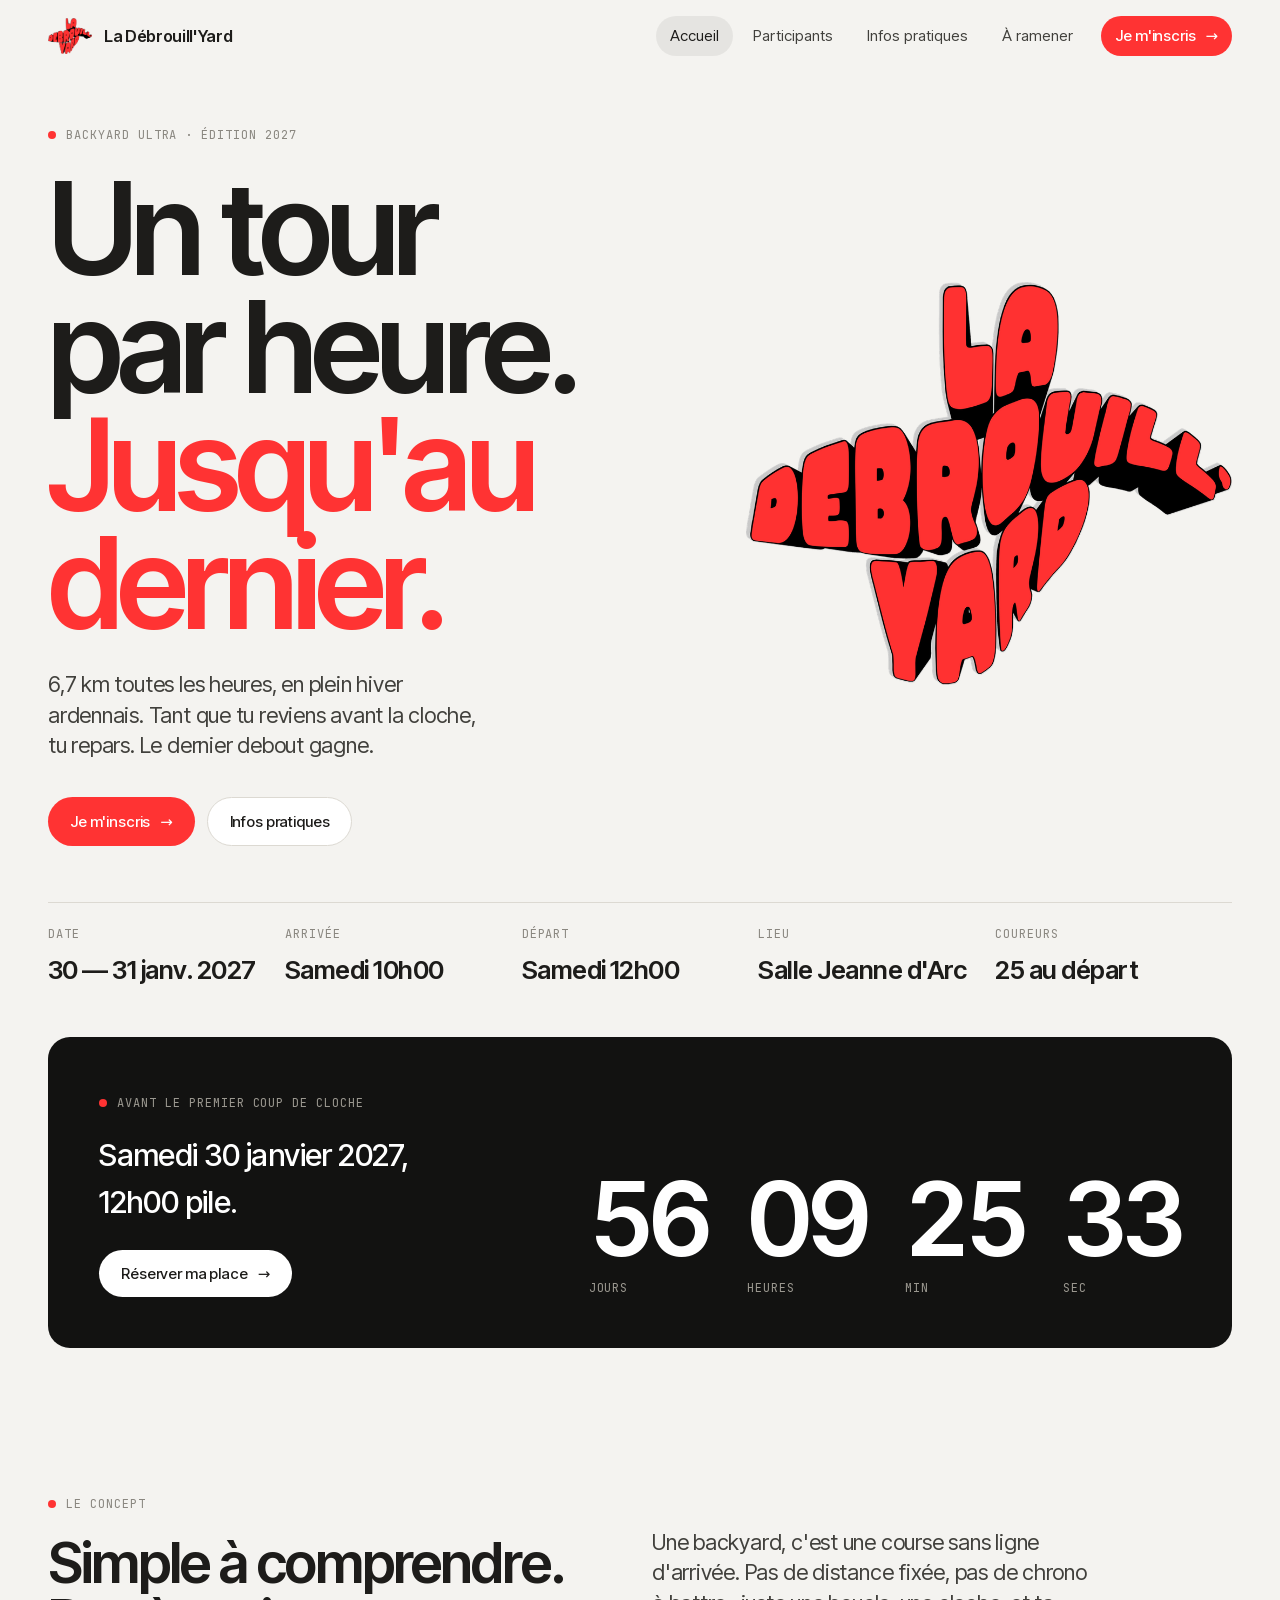
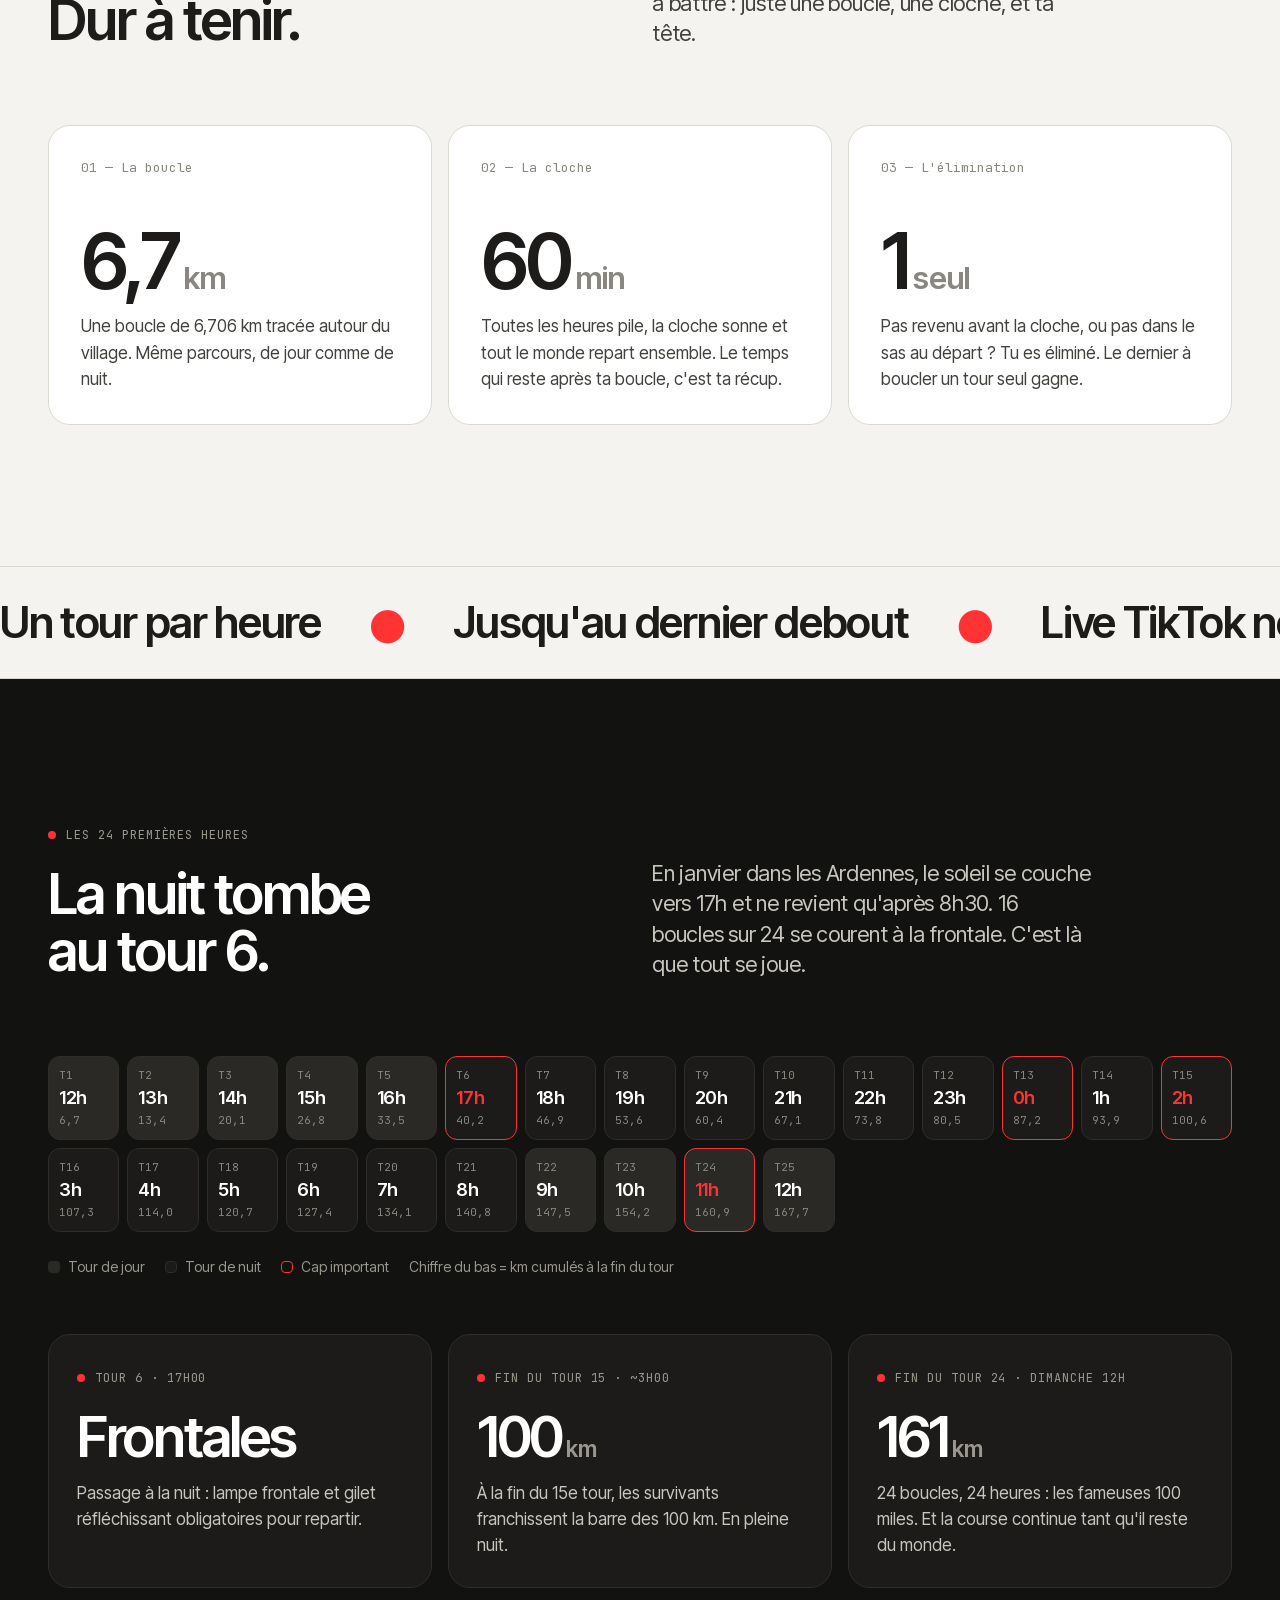
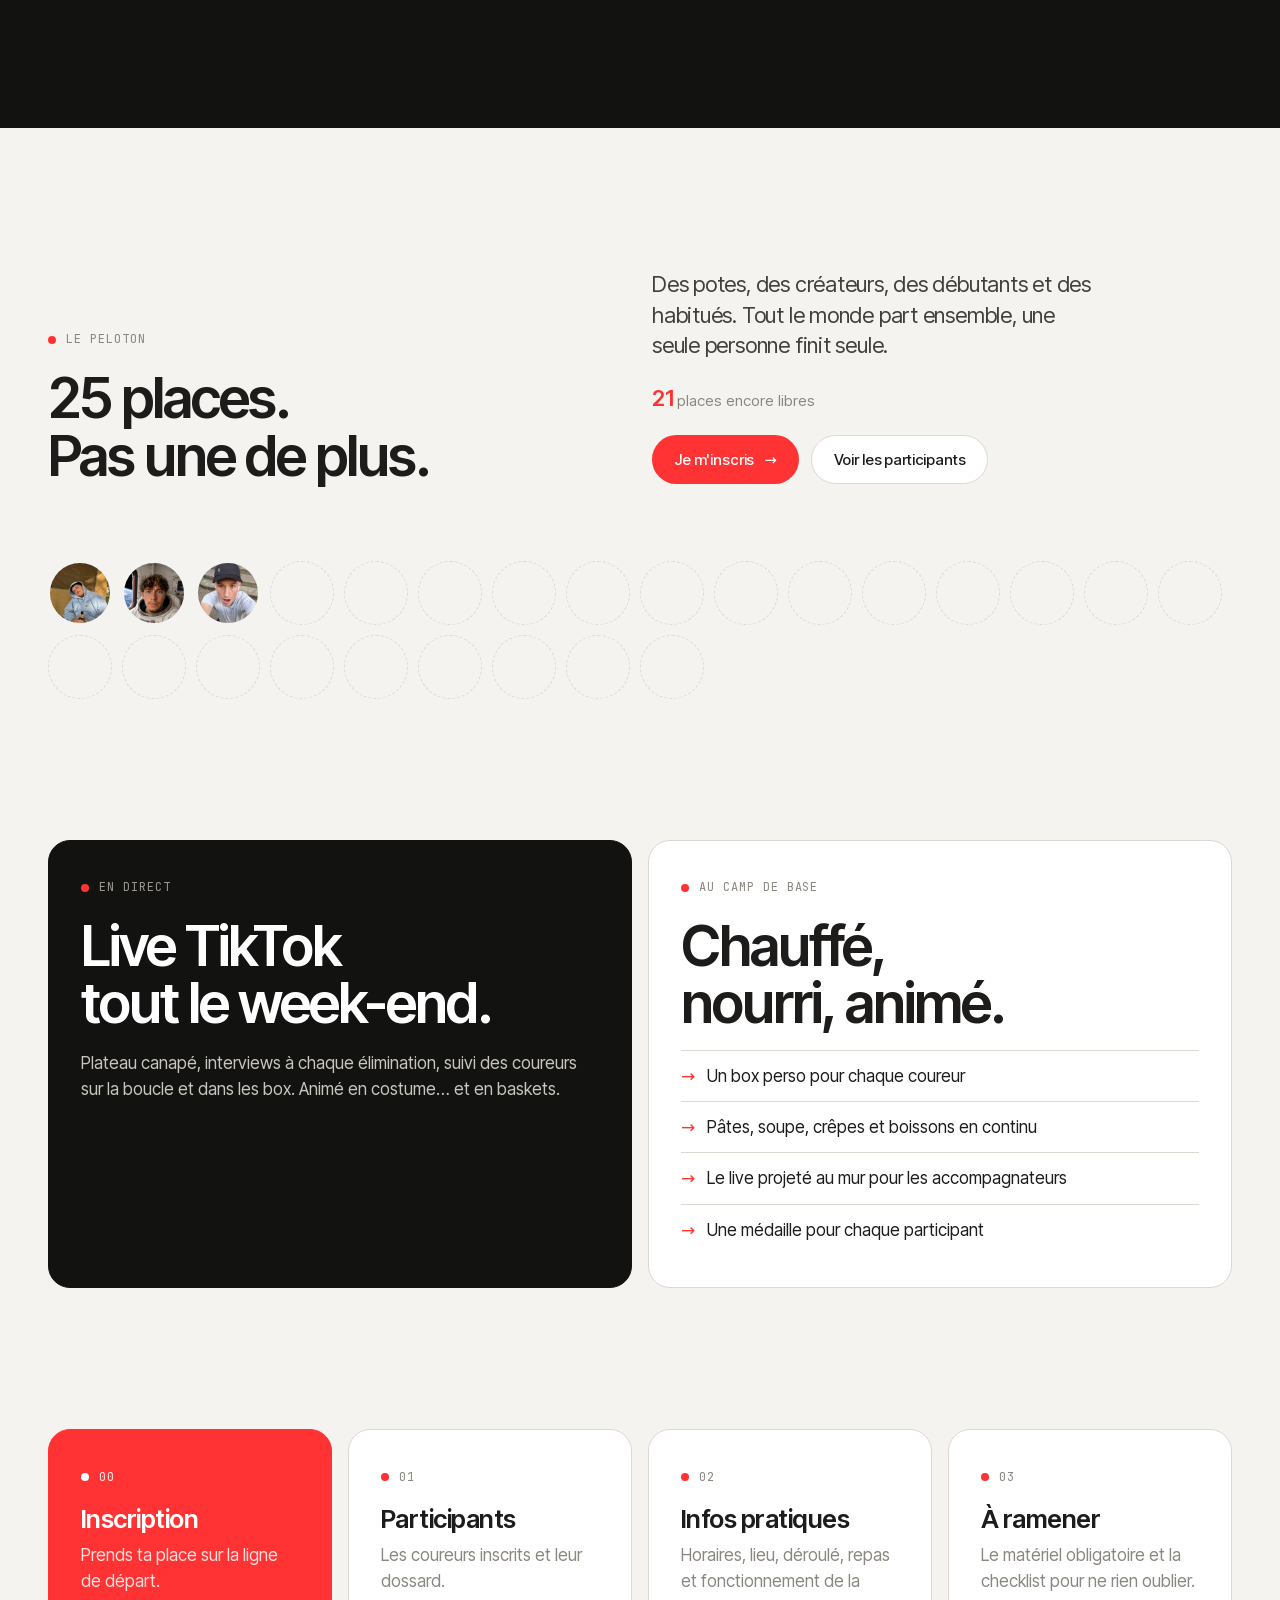
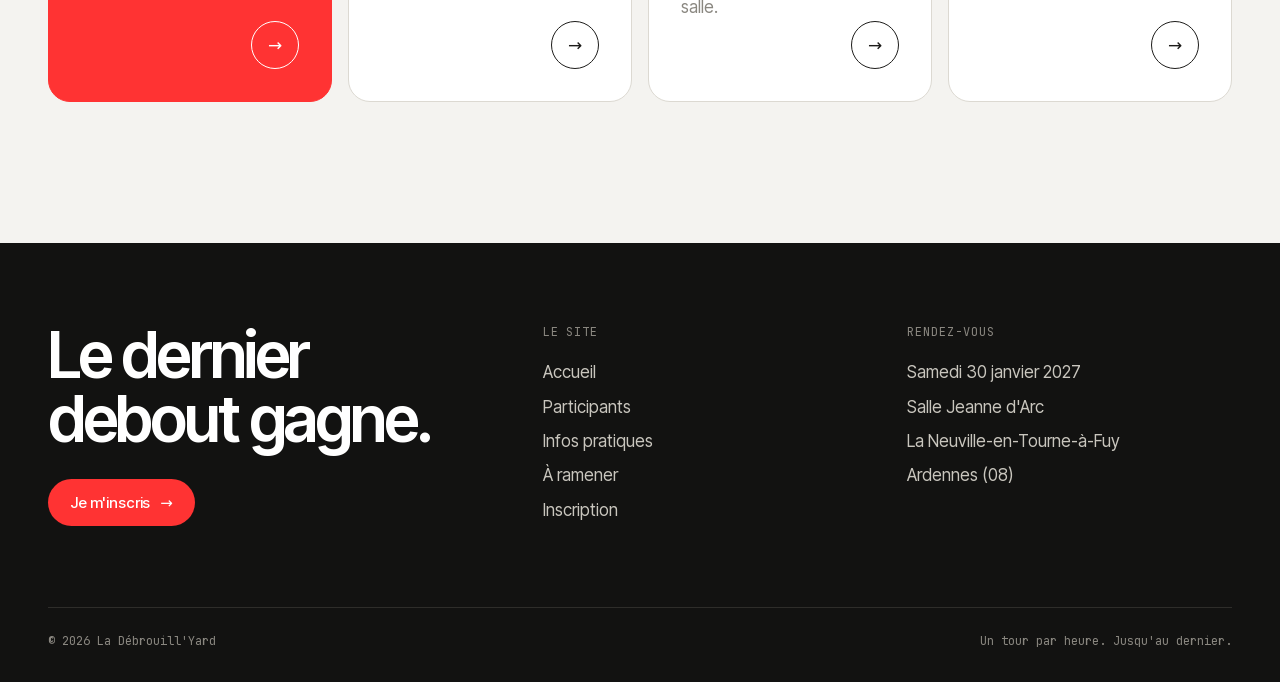
<file: site/index.html>
<!DOCTYPE html>
<html lang="fr">
<head>
  <meta charset="UTF-8">
  <meta http-equiv="Content-Security-Policy" content="default-src 'self'; script-src 'self'; style-src 'self' 'unsafe-inline'; img-src 'self' data:; font-src 'self'; frame-src https://www.google.com https://maps.google.com; connect-src 'self'; object-src 'none'; base-uri 'self'; form-action 'none'; upgrade-insecure-requests">
  <meta name="viewport" content="width=device-width, initial-scale=1">
  <title>La Débrouill'Yard — Backyard Ultra · 30 & 31 janvier 2027</title>
  <meta name="description" content="6,7 km toutes les heures, jusqu'au dernier debout. Samedi 30 janvier 2027, 12h00 — salle Jeanne d'Arc, La Neuville-en-Tourne-à-Fuy.">
  <link rel="icon" href="assets/img/favicon.png">
  <meta name="robots" content="noindex, nofollow">
  <meta name="referrer" content="strict-origin-when-cross-origin">
  <meta name="theme-color" content="#f4f3f0">
  <meta property="og:type" content="website">
  <meta property="og:locale" content="fr_FR">
  <meta property="og:site_name" content="La Débrouill'Yard">
  <meta property="og:title" content="La Débrouill'Yard — Backyard Ultra · 30 & 31 janvier 2027">
  <meta property="og:description" content="6,7 km toutes les heures, jusqu'au dernier debout. Samedi 30 janvier 2027, 12h00 — salle Jeanne d'Arc, La Neuville-en-Tourne-à-Fuy.">
  <meta property="og:image" content="https://lucasdubois0851-design.github.io/debrouillyard/assets/img/og.jpg">
  <meta property="og:image:width" content="1200">
  <meta property="og:image:height" content="630">
  <meta name="twitter:card" content="summary_large_image">
  <link rel="preload" href="assets/fonts/inter-tight.woff2" as="font" type="font/woff2" crossorigin>
  <link rel="stylesheet" href="assets/css/style.css?v=202610202322">
</head>
<body>
<a class="skip-link" href="#contenu">Aller au contenu</a>

<header class="nav">
  <div class="wrap">
    <a href="index.html" class="brand"><img src="assets/img/logo.png" alt=""><span>La Débrouill'Yard</span></a>
    <nav class="nav-links" id="menu" aria-label="Navigation principale">
      <a href="index.html" class="active">Accueil</a>
      <a href="participants.html">Participants</a>
      <a href="infos.html">Infos pratiques</a>
      <a href="materiel.html">À ramener</a>
      <a href="inscription.html" class="btn btn-red nav-cta">Je m'inscris <span class="arrow">→</span></a>
    </nav>
    <button class="burger" type="button" aria-label="Menu" aria-controls="menu" aria-expanded="false"><span></span></button>
  </div>
</header>

<main id="contenu">

  <!-- HERO -->
  <section class="hero">
    <div class="wrap hero-top">
      <div class="reveal">
        <span class="label">Backyard Ultra · Édition 2027</span>
        <h1 class="display">Un tour<br>par heure.<br><span class="red">Jusqu'au dernier.</span></h1>
        <p class="lead">6,7 km toutes les heures, en plein hiver ardennais. Tant que tu reviens avant la cloche, tu repars. Le dernier debout gagne.</p>
        <div class="hero-actions">
          <a href="inscription.html" class="btn btn-red">Je m'inscris <span class="arrow">→</span></a>
          <a href="infos.html" class="btn btn-ghost">Infos pratiques</a>
        </div>
      </div>
      <img class="hero-logo reveal" src="assets/img/logo.png" alt="Logo La Débrouill'Yard">
    </div>
    <div class="wrap">
      <div class="hero-bottom reveal">
        <div><div class="k">Date</div><div class="v">30 — 31 janv. 2027</div></div>
        <div><div class="k">Arrivée</div><div class="v">Samedi 10h00</div></div>
        <div><div class="k">Départ</div><div class="v">Samedi 12h00</div></div>
        <div><div class="k">Lieu</div><div class="v">Salle Jeanne d'Arc</div></div>
        <div><div class="k">Coureurs</div><div class="v">25 au départ</div></div>
      </div>
    </div>
  </section>

  <!-- COMPTE À REBOURS -->
  <section style="padding-top:0">
    <div class="wrap">
      <div class="countdown reveal" data-countdown>
        <div>
          <span class="label">Avant le premier coup de cloche</span>
          <p class="cd-title">Samedi 30 janvier 2027, 12h00 pile.</p>
          <a href="inscription.html" class="btn btn-light" style="margin-top:24px">Réserver ma place <span class="arrow">→</span></a>
        </div>
        <div class="cd-grid">
          <div><div class="n" data-cd="d">--</div><div class="u">Jours</div></div>
          <div><div class="n" data-cd="h">--</div><div class="u">Heures</div></div>
          <div><div class="n" data-cd="m">--</div><div class="u">Min</div></div>
          <div><div class="n" data-cd="s">--</div><div class="u">Sec</div></div>
        </div>
      </div>
    </div>
  </section>

  <!-- CONCEPT -->
  <section style="padding-top:0">
    <div class="wrap">
      <div class="section-head split reveal">
        <div>
          <span class="label">Le concept</span>
          <h2 class="h2" style="margin-top:18px">Simple à comprendre.<br>Dur à tenir.</h2>
        </div>
        <p class="lead">Une backyard, c'est une course sans ligne d'arrivée. Pas de distance fixée, pas de chrono à battre : juste une boucle, une cloche, et ta tête.</p>
      </div>

      <div class="rules">
        <div class="rule reveal">
          <span class="num">01 — La boucle</span>
          <div>
            <div class="big">6,7<span class="muted" style="font-size:.4em;letter-spacing:0"> km</span></div>
            <p>Une boucle de 6,706 km tracée autour du village. Même parcours, de jour comme de nuit.</p>
          </div>
        </div>
        <div class="rule reveal">
          <span class="num">02 — La cloche</span>
          <div>
            <div class="big">60<span class="muted" style="font-size:.4em;letter-spacing:0"> min</span></div>
            <p>Toutes les heures pile, la cloche sonne et tout le monde repart ensemble. Le temps qui reste après ta boucle, c'est ta récup.</p>
          </div>
        </div>
        <div class="rule reveal">
          <span class="num">03 — L'élimination</span>
          <div>
            <div class="big">1<span class="muted" style="font-size:.4em;letter-spacing:0"> seul</span></div>
            <p>Pas revenu avant la cloche, ou pas dans le sas au départ ? Tu es éliminé. Le dernier à boucler un tour seul gagne.</p>
          </div>
        </div>
      </div>
    </div>
  </section>

  <div class="marquee" aria-hidden="true">
    <div class="marquee-track">
      <span>Un tour par heure</span><span class="dot">●</span>
      <span>Jusqu'au dernier debout</span><span class="dot">●</span>
      <span>Live TikTok non-stop</span><span class="dot">●</span>
      <span>Soupe chaude &amp; crêpes</span><span class="dot">●</span>
      <span>Frontale obligatoire</span><span class="dot">●</span>
      <span>Un tour par heure</span><span class="dot">●</span>
      <span>Jusqu'au dernier debout</span><span class="dot">●</span>
      <span>Live TikTok non-stop</span><span class="dot">●</span>
      <span>Soupe chaude &amp; crêpes</span><span class="dot">●</span>
      <span>Frontale obligatoire</span><span class="dot">●</span>
    </div>
  </div>

  <!-- LA NUIT -->
  <section class="dark">
    <div class="wrap">
      <div class="section-head split reveal">
        <div>
          <span class="label">Les 24 premières heures</span>
          <h2 class="h2" style="margin-top:18px">La nuit tombe<br>au tour 6.</h2>
        </div>
        <p class="lead">En janvier dans les Ardennes, le soleil se couche vers 17h et ne revient qu'après 8h30. 16 boucles sur 24 se courent à la frontale. C'est là que tout se joue.</p>
      </div>

      <div class="hours reveal" data-hours></div>
      <div class="hours-legend">
        <span><i style="background:#2a2925"></i>Tour de jour</span>
        <span><i style="background:#1c1b19;border:1px solid #2e2d2a"></i>Tour de nuit</span>
        <span><i style="border:1px solid #ff3333"></i>Cap important</span>
        <span>Chiffre du bas = km cumulés à la fin du tour</span>
      </div>

      <div class="milestones">
        <div class="milestone-card reveal">
          <span class="label">Tour 6 · 17h00</span>
          <div class="big" style="margin-top:20px">Frontales</div>
          <p>Passage à la nuit : lampe frontale et gilet réfléchissant obligatoires pour repartir.</p>
        </div>
        <div class="milestone-card reveal">
          <span class="label">Fin du tour 15 · ~3h00</span>
          <div class="big" style="margin-top:20px">100<small>km</small></div>
          <p>À la fin du 15e tour, les survivants franchissent la barre des 100 km. En pleine nuit.</p>
        </div>
        <div class="milestone-card reveal">
          <span class="label">Fin du tour 24 · Dimanche 12h</span>
          <div class="big" style="margin-top:20px">161<small>km</small></div>
          <p>24 boucles, 24 heures : les fameuses 100 miles. Et la course continue tant qu'il reste du monde.</p>
        </div>
      </div>
    </div>
  </section>

  <!-- PARTICIPANTS TEASER -->
  <section>
    <div class="wrap">
      <div class="section-head split reveal">
        <div>
          <span class="label">Le peloton</span>
          <h2 class="h2" style="margin-top:18px">25 places.<br>Pas une de plus.</h2>
        </div>
        <div>
          <p class="lead">Des potes, des créateurs, des débutants et des habitués. Tout le monde part ensemble, une seule personne finit seule.</p>
          <p class="spots" style="margin-top:20px"><b data-spots-left>25</b> places encore libres</p>
          <div class="hero-actions" style="margin-top:20px">
            <a href="inscription.html" class="btn btn-red">Je m'inscris <span class="arrow">→</span></a>
            <a href="participants.html" class="btn btn-ghost">Voir les participants</a>
          </div>
        </div>
      </div>
      <div class="faces reveal" data-faces></div>
    </div>
  </section>

  <!-- LIVE -->
  <section style="padding-top:0">
    <div class="wrap">
      <div class="two-col">
        <div class="panel reveal" style="background:var(--night);color:#fff;border-color:var(--night)">
          <span class="label" style="color:#9a978f">En direct</span>
          <h3 class="h2" style="margin-top:18px">Live TikTok<br>tout le week-end.</h3>
          <p style="color:#c9c6be;margin-top:18px">Plateau canapé, interviews à chaque élimination, suivi des coureurs sur la boucle et dans les box. Animé en costume… et en baskets.</p>
        </div>
        <div class="panel reveal">
          <span class="label">Au camp de base</span>
          <h3 class="h2" style="margin-top:18px">Chauffé,<br>nourri, animé.</h3>
          <ul>
            <li>Un box perso pour chaque coureur</li>
            <li>Pâtes, soupe, crêpes et boissons en continu</li>
            <li>Le live projeté au mur pour les accompagnateurs</li>
            <li>Une médaille pour chaque participant</li>
          </ul>
        </div>
      </div>
    </div>
  </section>

  <!-- NAVIGATION CARDS -->
  <section style="padding-top:0">
    <div class="wrap">
      <div class="cards-3 cards-4">
        <a href="inscription.html" class="link-card link-card-red reveal">
          <div><span class="label">00</span><h3 class="h3" style="margin-top:16px">Inscription</h3><p class="muted" style="margin-top:8px">Prends ta place sur la ligne de départ.</p></div>
          <span class="go">→</span>
        </a>
        <a href="participants.html" class="link-card reveal">
          <div><span class="label">01</span><h3 class="h3" style="margin-top:16px">Participants</h3><p class="muted" style="margin-top:8px">Les coureurs inscrits et leur dossard.</p></div>
          <span class="go">→</span>
        </a>
        <a href="infos.html" class="link-card reveal">
          <div><span class="label">02</span><h3 class="h3" style="margin-top:16px">Infos pratiques</h3><p class="muted" style="margin-top:8px">Horaires, lieu, déroulé, repas et fonctionnement de la salle.</p></div>
          <span class="go">→</span>
        </a>
        <a href="materiel.html" class="link-card reveal">
          <div><span class="label">03</span><h3 class="h3" style="margin-top:16px">À ramener</h3><p class="muted" style="margin-top:8px">Le matériel obligatoire et la checklist pour ne rien oublier.</p></div>
          <span class="go">→</span>
        </a>
      </div>
    </div>
  </section>

</main>

<footer>
  <div class="wrap">
    <div class="foot-top">
      <div>
        <div class="big">Le dernier<br>debout gagne.</div>
        <a href="inscription.html" class="btn btn-red" style="margin-top:28px">Je m'inscris <span class="arrow">→</span></a>
      </div>
      <div>
        <h5>Le site</h5>
        <ul>
          <li><a href="index.html">Accueil</a></li>
          <li><a href="participants.html">Participants</a></li>
          <li><a href="infos.html">Infos pratiques</a></li>
          <li><a href="materiel.html">À ramener</a></li>
          <li><a href="inscription.html">Inscription</a></li>
        </ul>
      </div>
      <div>
        <h5>Rendez-vous</h5>
        <ul>
          <li>Samedi 30 janvier 2027</li>
          <li>Salle Jeanne d'Arc</li>
          <li>La Neuville-en-Tourne-à-Fuy</li>
          <li>Ardennes (08)</li>
        </ul>
      </div>
    </div>
    <div class="foot-bottom">
      <span>© <span data-year></span> La Débrouill'Yard</span>
      <span>Un tour par heure. Jusqu'au dernier.</span>
    </div>
  </div>
</footer>

<script src="assets/js/data.js?v=202610202322"></script>
<script src="assets/js/main.js?v=202610202322"></script>
</body>
</html>
</file>
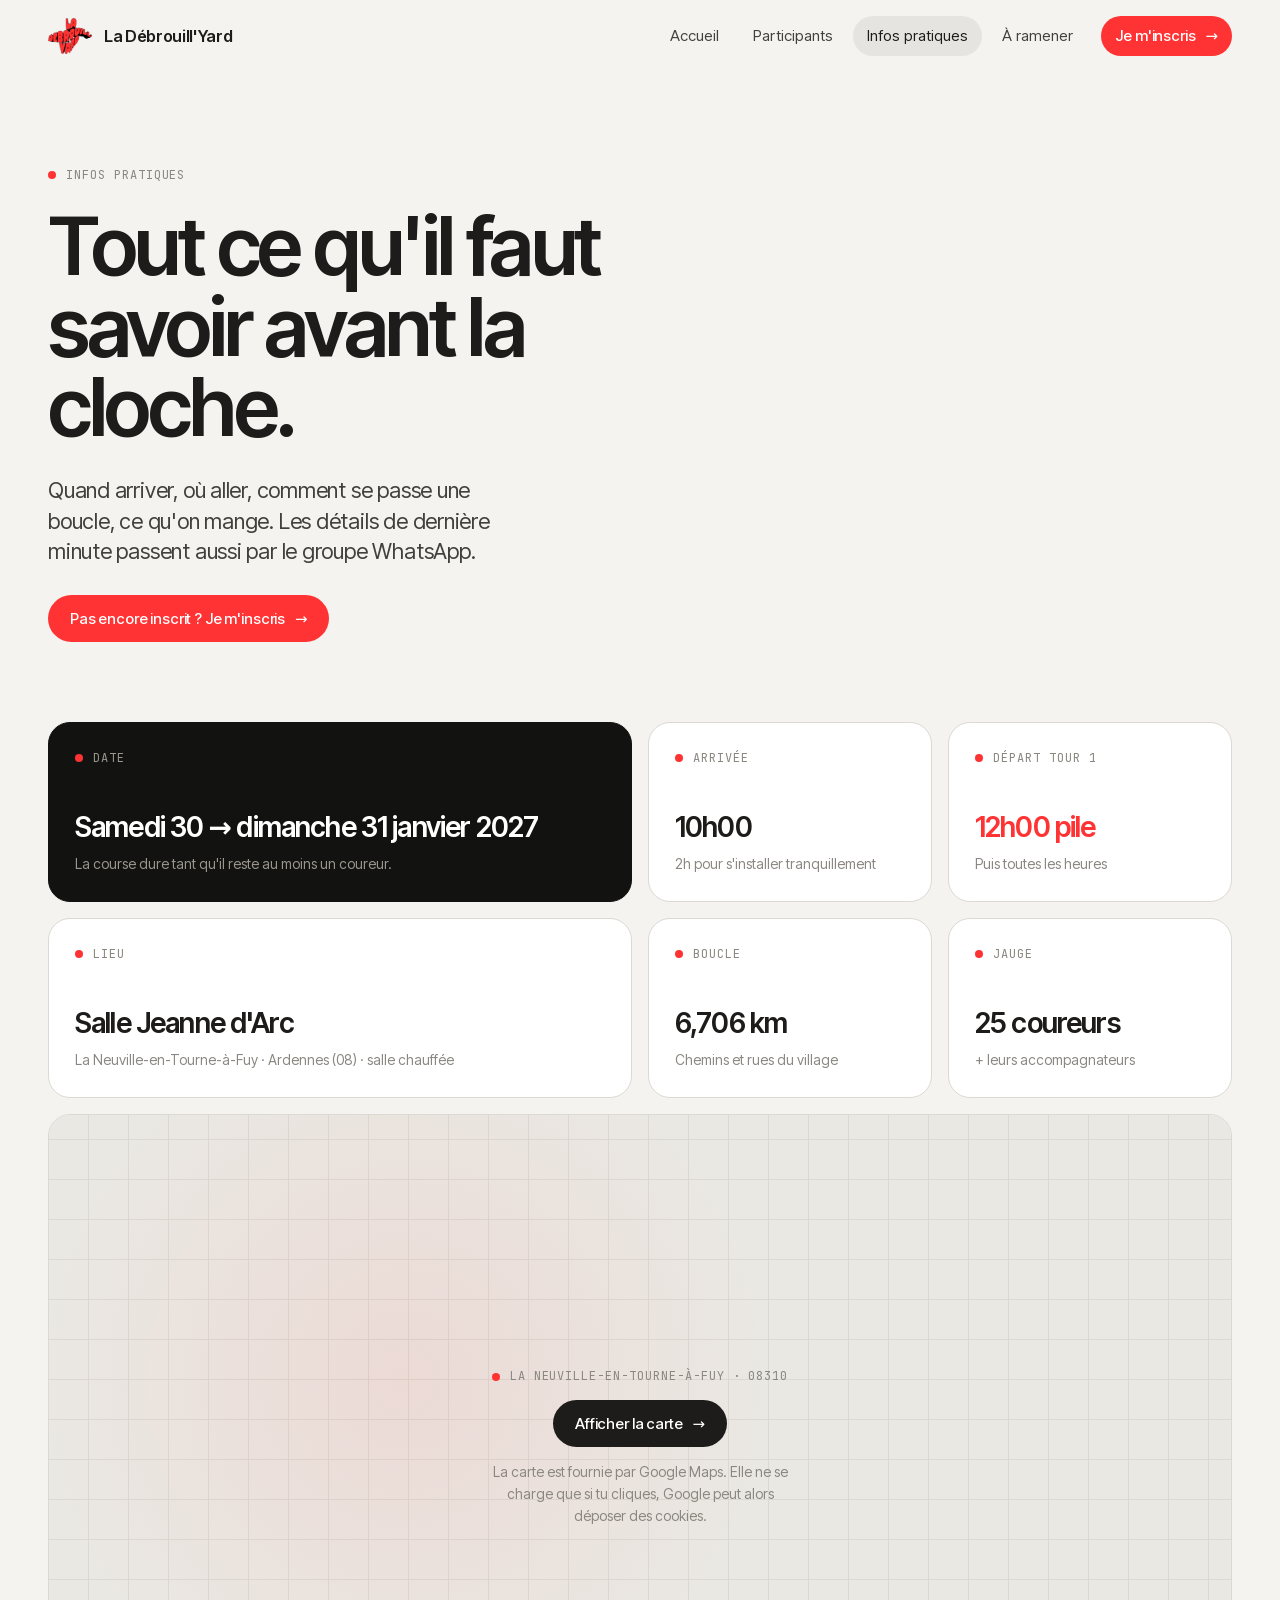
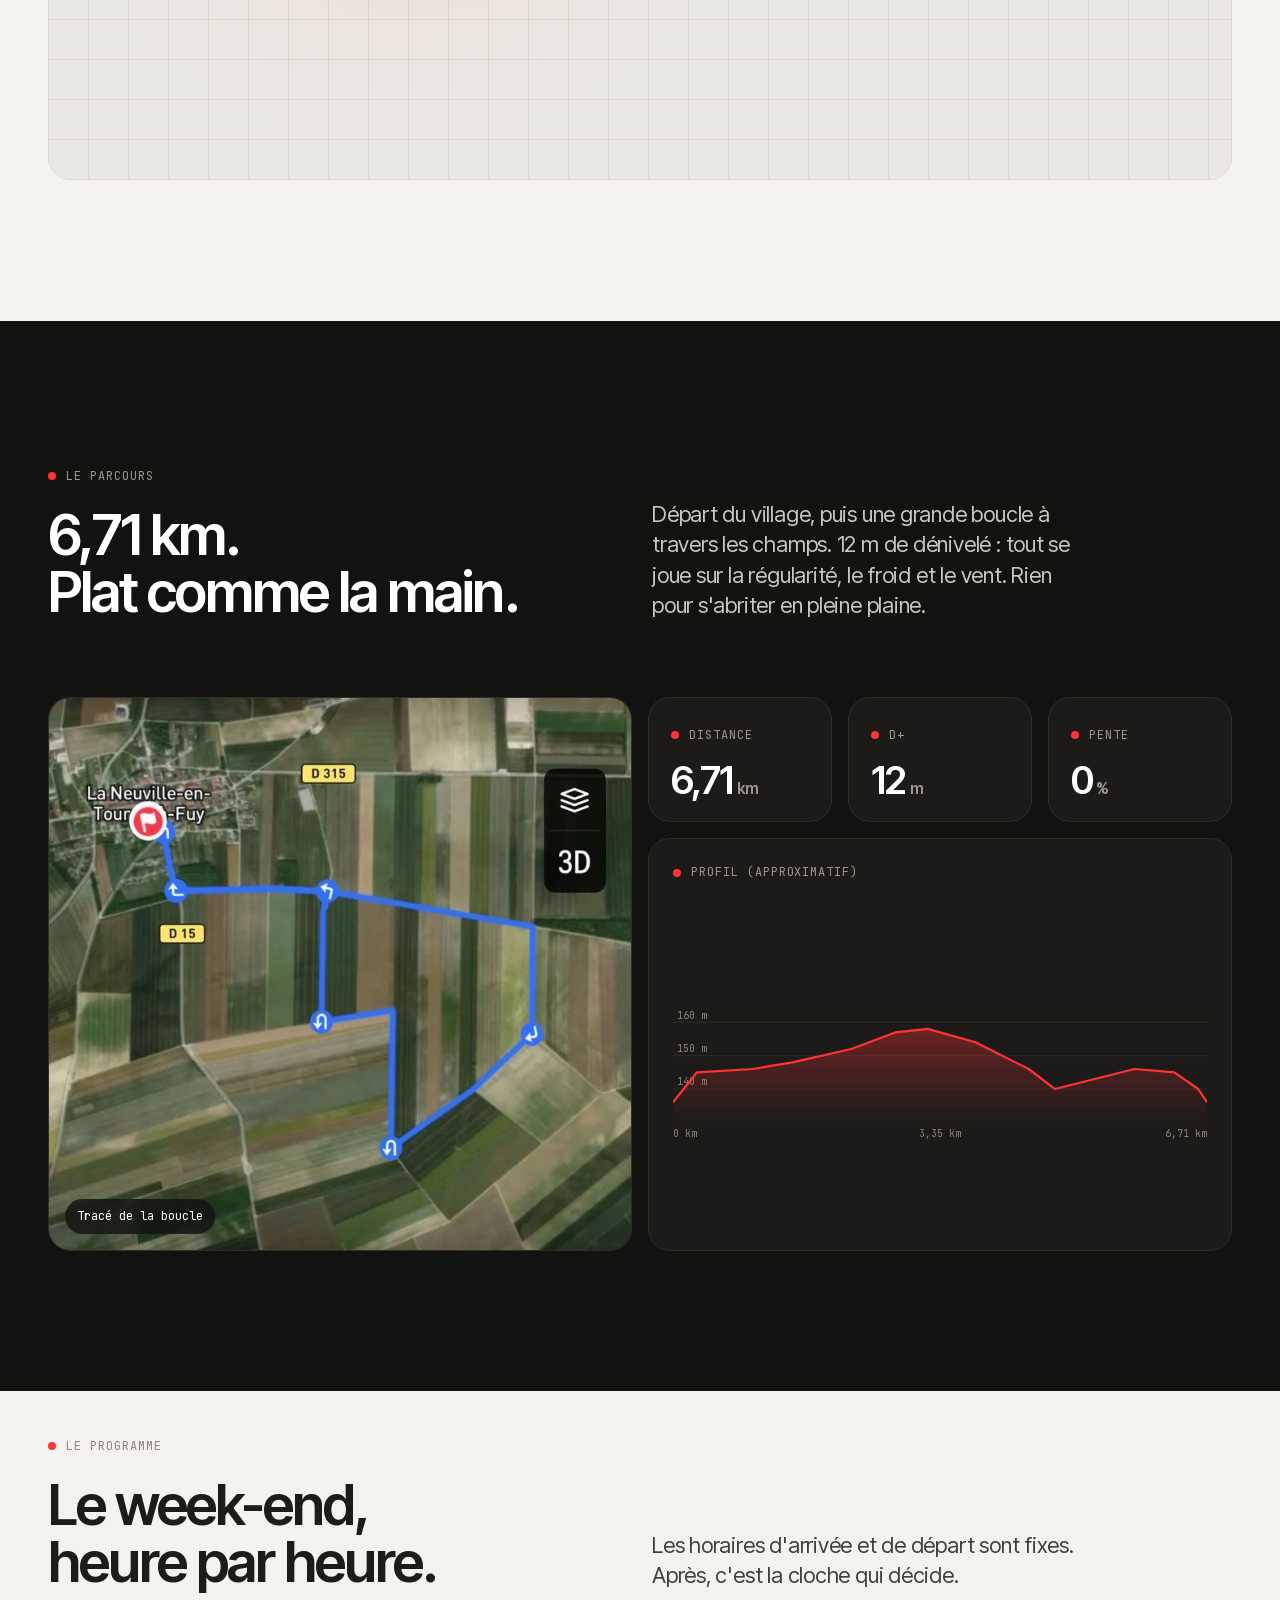
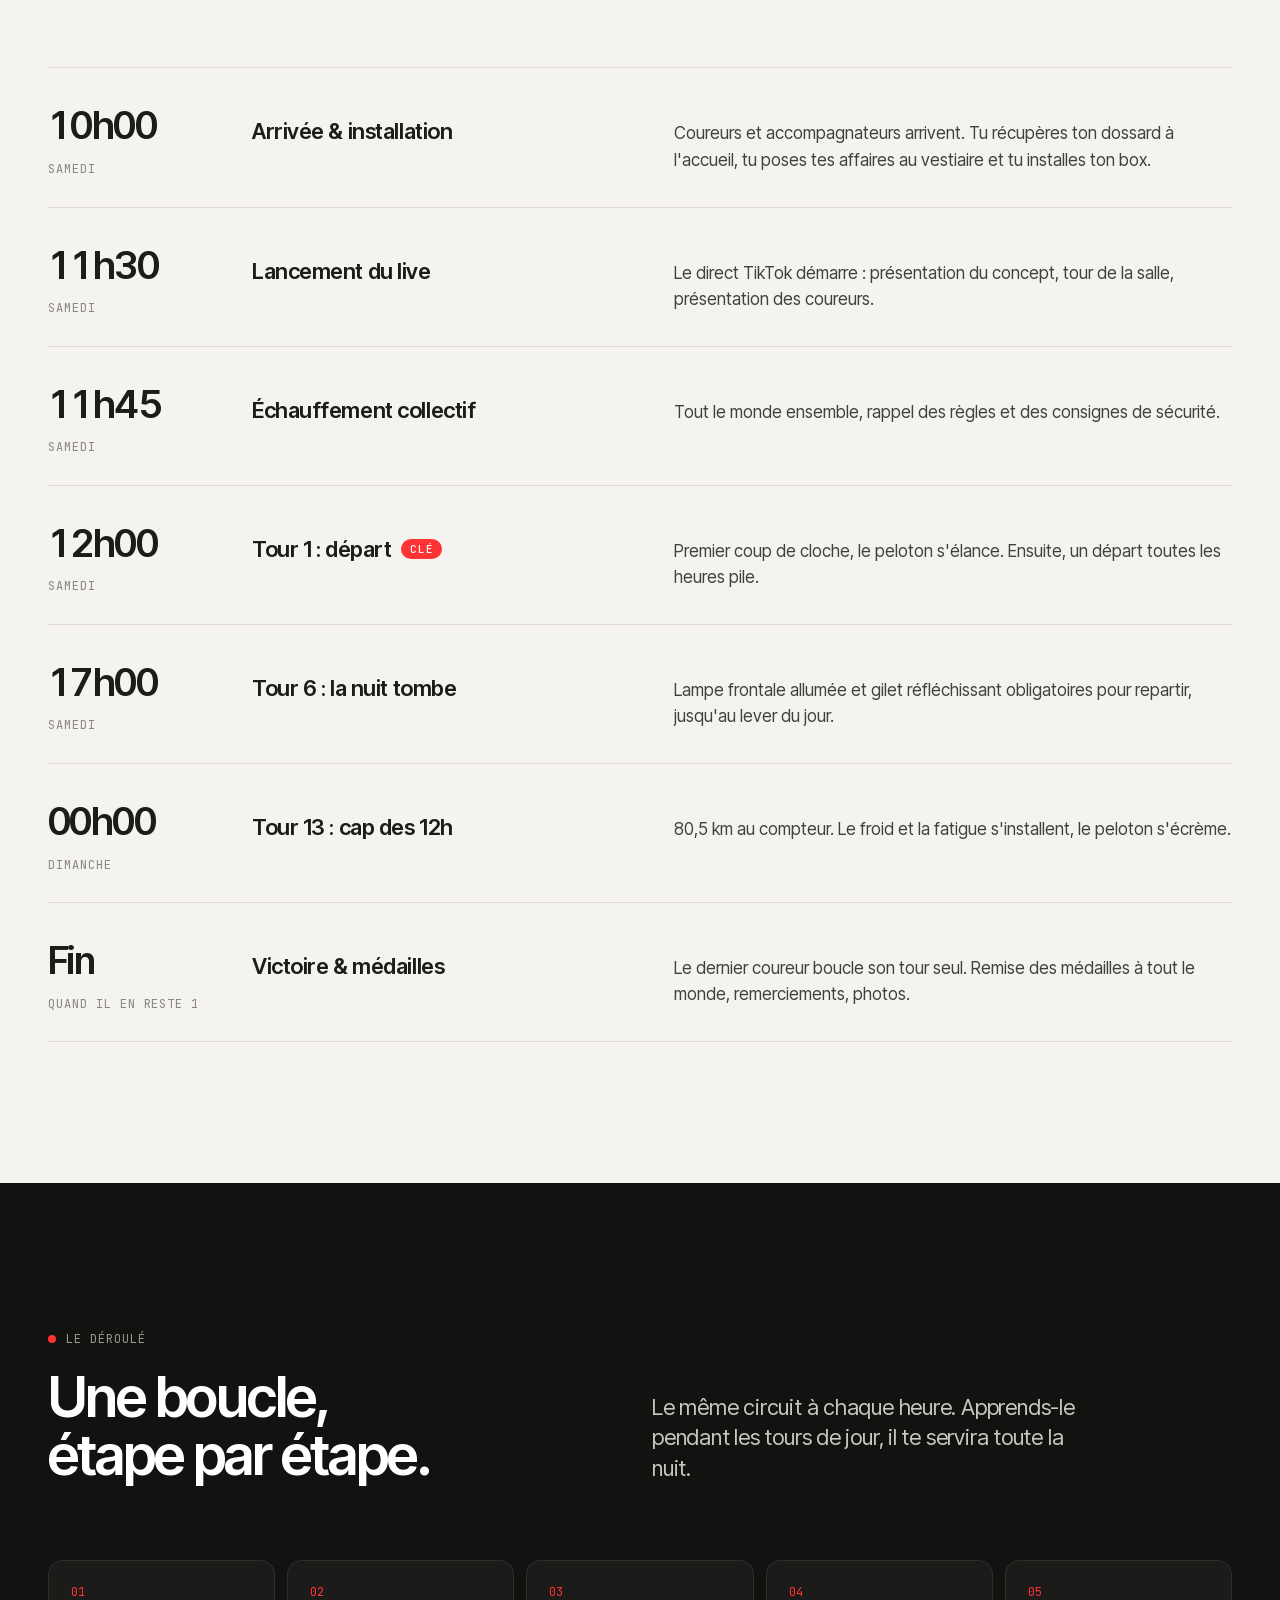
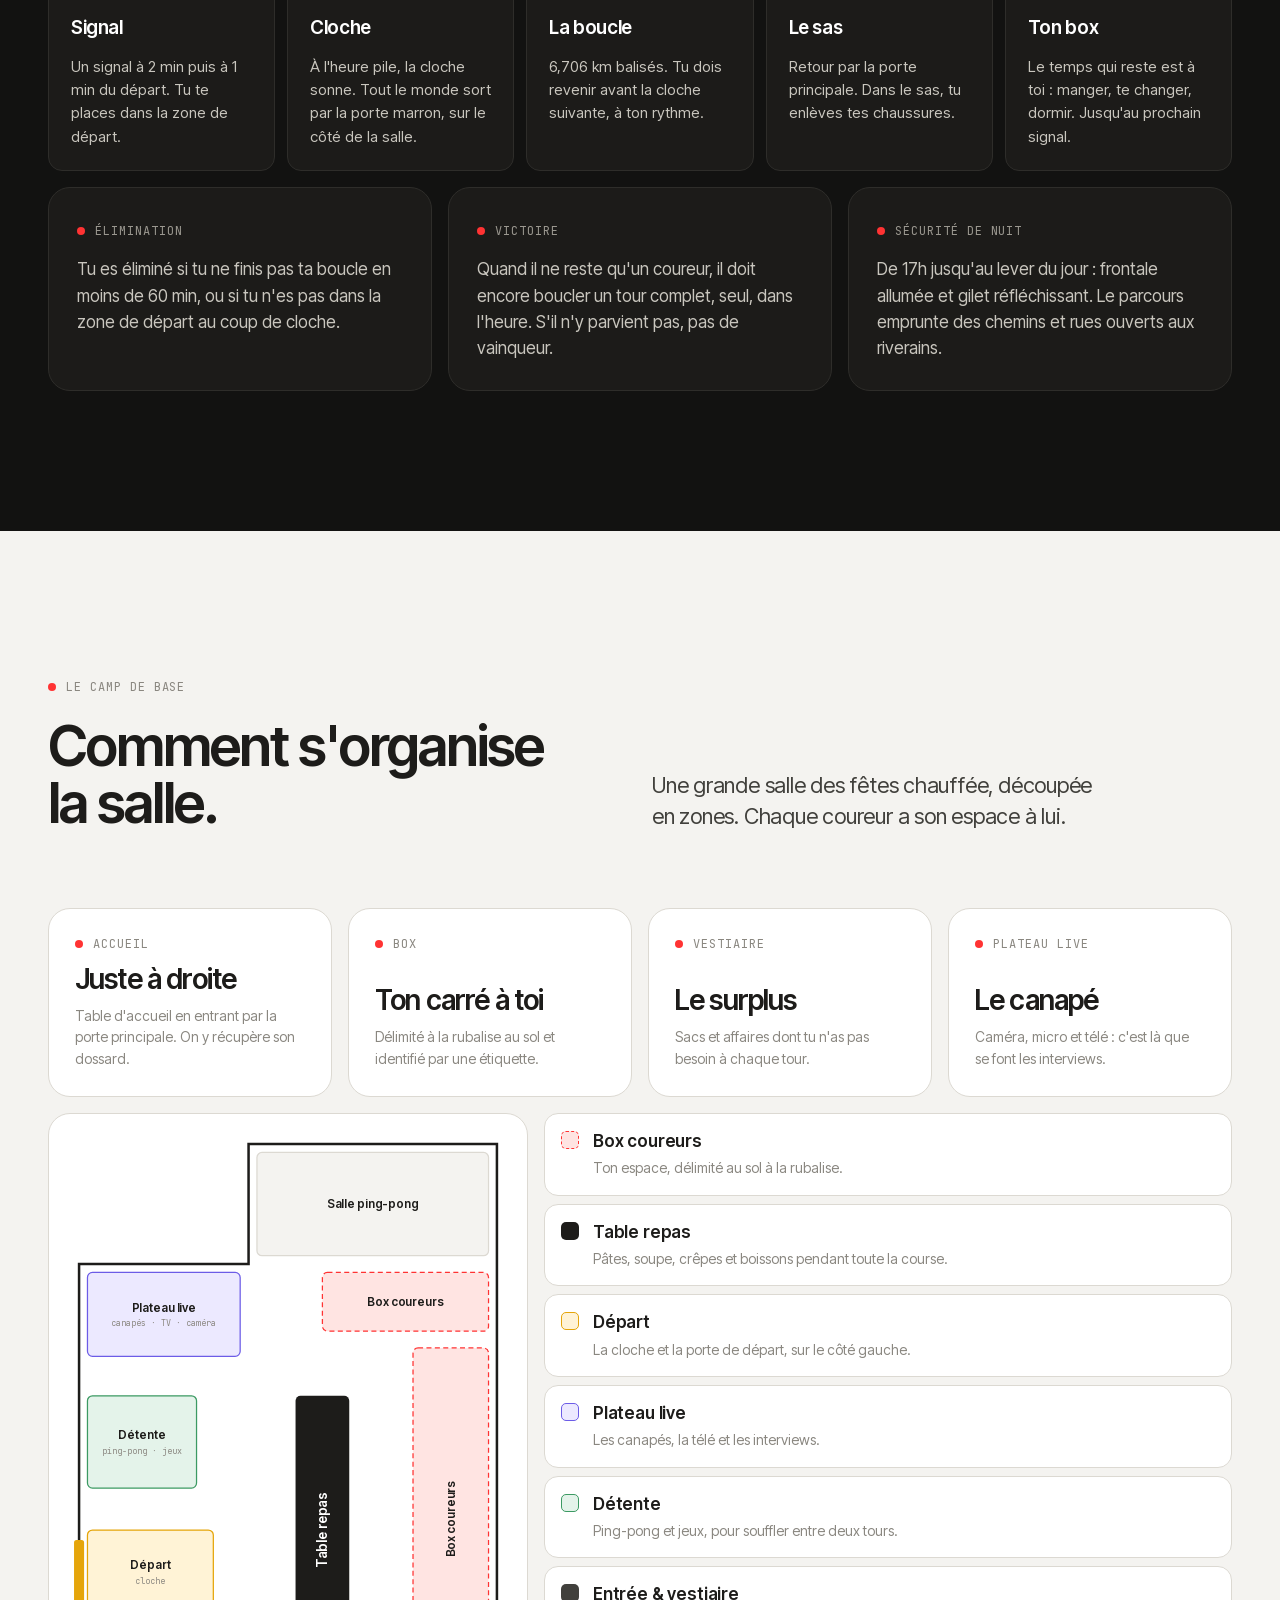
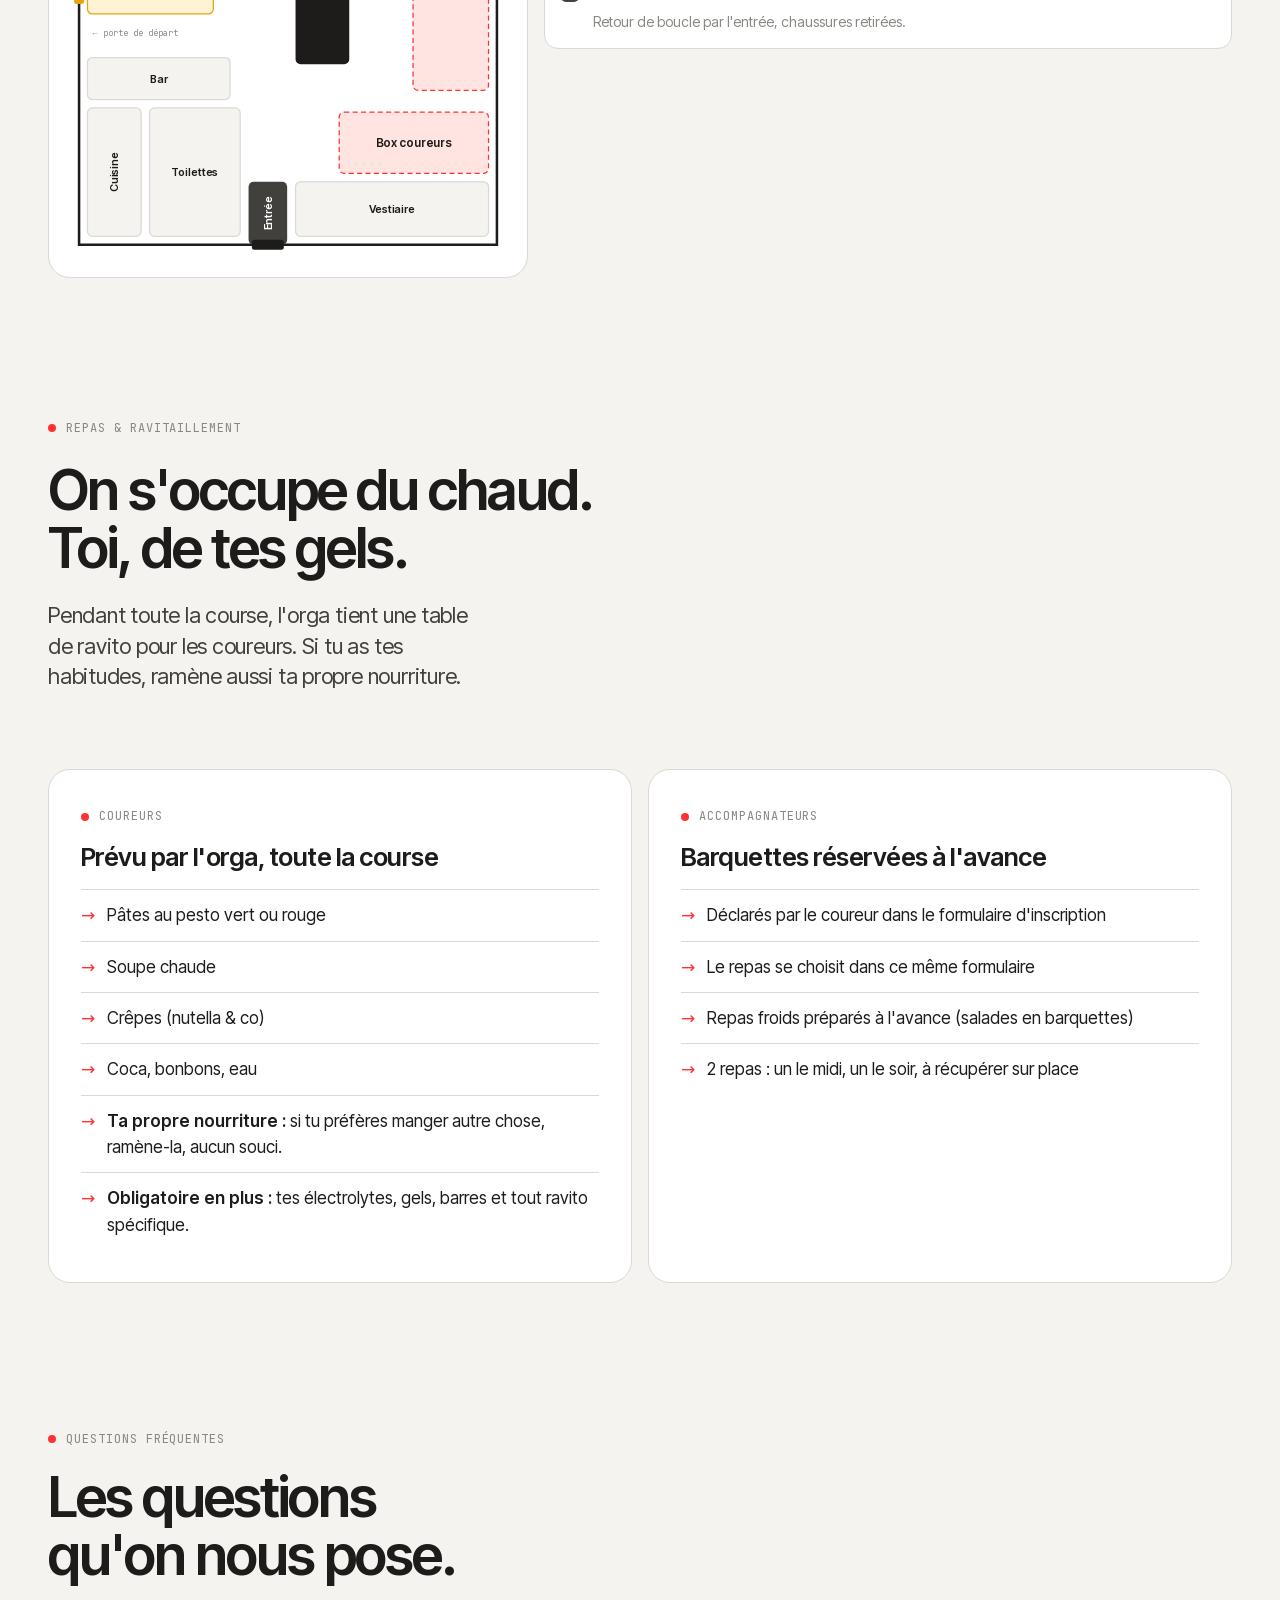
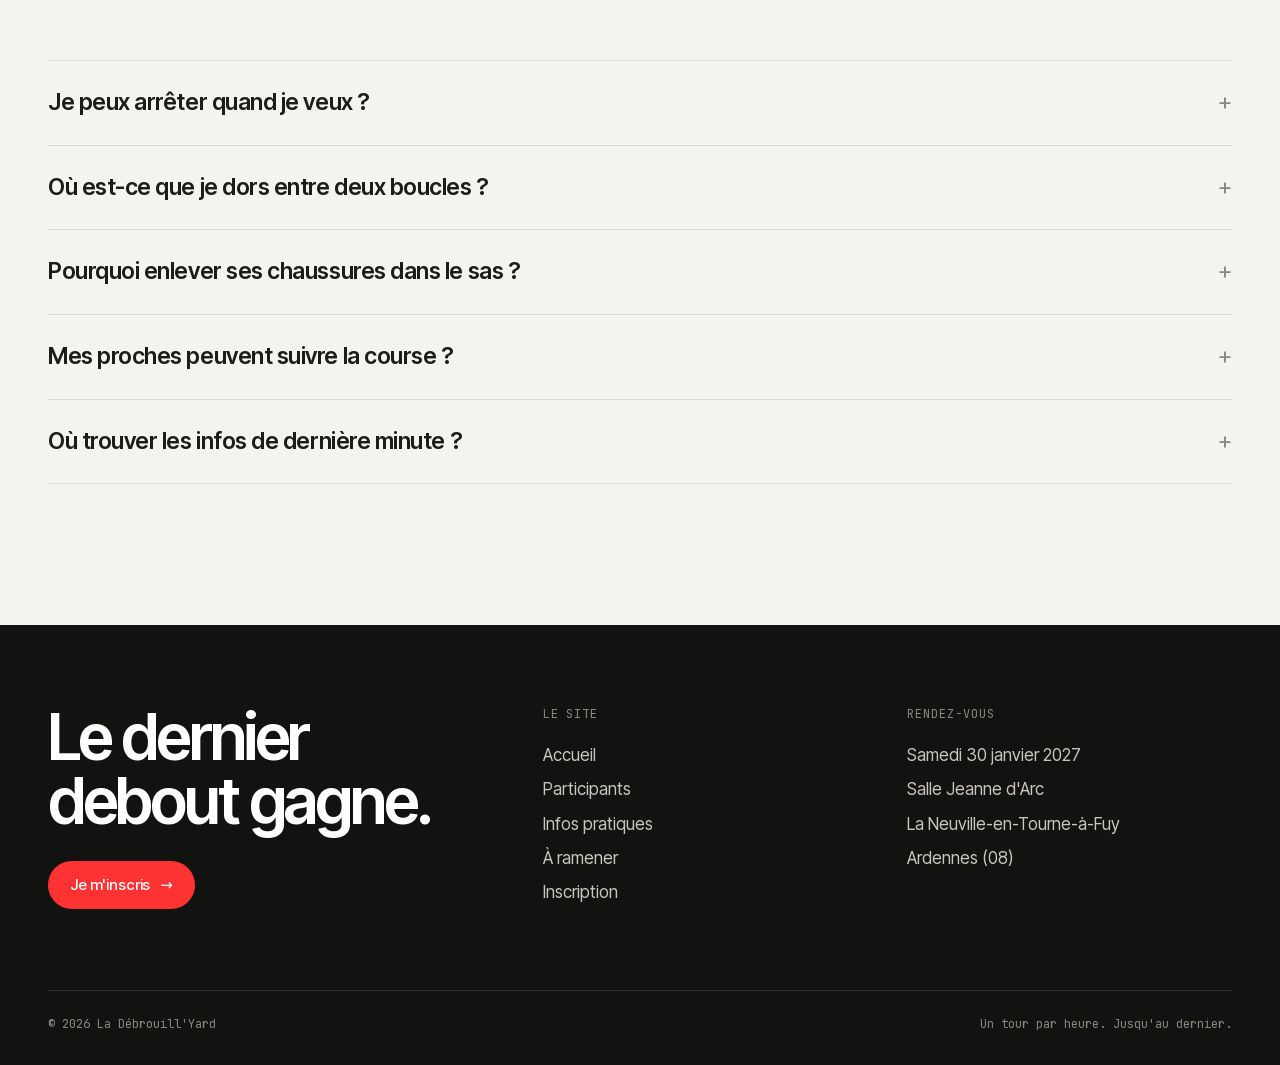
<file: site/infos.html>
<!DOCTYPE html>
<html lang="fr">
<head>
  <meta charset="UTF-8">
  <meta http-equiv="Content-Security-Policy" content="default-src 'self'; script-src 'self'; style-src 'self' 'unsafe-inline'; img-src 'self' data:; font-src 'self'; frame-src https://www.google.com https://maps.google.com; connect-src 'self'; object-src 'none'; base-uri 'self'; form-action 'none'; upgrade-insecure-requests">
  <meta name="viewport" content="width=device-width, initial-scale=1">
  <title>Infos pratiques — La Débrouill'Yard</title>
  <meta name="description" content="Programme, parcours, plan de la salle, règles et repas de La Débrouill'Yard.">
  <link rel="icon" href="assets/img/favicon.png">
  <meta name="robots" content="noindex, nofollow">
  <meta name="referrer" content="strict-origin-when-cross-origin">
  <meta name="theme-color" content="#f4f3f0">
  <meta property="og:type" content="website">
  <meta property="og:locale" content="fr_FR">
  <meta property="og:site_name" content="La Débrouill'Yard">
  <meta property="og:title" content="Infos pratiques — La Débrouill'Yard">
  <meta property="og:description" content="Programme, parcours, plan de la salle, règles et repas de La Débrouill'Yard.">
  <meta property="og:image" content="https://lucasdubois0851-design.github.io/debrouillyard/assets/img/og.jpg">
  <meta property="og:image:width" content="1200">
  <meta property="og:image:height" content="630">
  <meta name="twitter:card" content="summary_large_image">
  <link rel="preload" href="assets/fonts/inter-tight.woff2" as="font" type="font/woff2" crossorigin>
  <link rel="stylesheet" href="assets/css/style.css?v=202610202322">
</head>
<body>
<a class="skip-link" href="#contenu">Aller au contenu</a>

<header class="nav">
  <div class="wrap">
    <a href="index.html" class="brand"><img src="assets/img/logo.png" alt=""><span>La Débrouill'Yard</span></a>
    <nav class="nav-links" id="menu" aria-label="Navigation principale">
      <a href="index.html">Accueil</a>
      <a href="participants.html">Participants</a>
      <a href="infos.html" class="active">Infos pratiques</a>
      <a href="materiel.html">À ramener</a>
      <a href="inscription.html" class="btn btn-red nav-cta">Je m'inscris <span class="arrow">→</span></a>
    </nav>
    <button class="burger" type="button" aria-label="Menu" aria-controls="menu" aria-expanded="false"><span></span></button>
  </div>
</header>

<main id="contenu">
  <section class="page-hero">
    <div class="wrap">
      <span class="label reveal">Infos pratiques</span>
      <h1 class="h1 reveal">Tout ce qu'il faut savoir avant la cloche.</h1>
      <p class="lead reveal">Quand arriver, où aller, comment se passe une boucle, ce qu'on mange. Les détails de dernière minute passent aussi par le groupe WhatsApp.</p>
      <a href="inscription.html" class="btn btn-red reveal" style="margin-top:28px">Pas encore inscrit ? Je m'inscris <span class="arrow">→</span></a>
    </div>
  </section>

  <!-- ESSENTIEL -->
  <section style="padding-top:20px">
    <div class="wrap">
      <div class="info-grid">
        <div class="info-tile dark-tile wide reveal">
          <span class="label">Date</span>
          <div class="v">Samedi 30 → dimanche 31 janvier 2027</div>
          <div class="s" style="color:#9a978f">La course dure tant qu'il reste au moins un coureur.</div>
        </div>
        <div class="info-tile reveal">
          <span class="label">Arrivée</span>
          <div class="v">10h00</div>
          <div class="s">2h pour s'installer tranquillement</div>
        </div>
        <div class="info-tile reveal">
          <span class="label">Départ tour 1</span>
          <div class="v red">12h00 pile</div>
          <div class="s">Puis toutes les heures</div>
        </div>
        <div class="info-tile wide reveal">
          <span class="label">Lieu</span>
          <div class="v">Salle Jeanne d'Arc</div>
          <div class="s">La Neuville-en-Tourne-à-Fuy · Ardennes (08) · salle chauffée</div>
        </div>
        <div class="info-tile reveal">
          <span class="label">Boucle</span>
          <div class="v">6,706 km</div>
          <div class="s">Chemins et rues du village</div>
        </div>
        <div class="info-tile reveal">
          <span class="label">Jauge</span>
          <div class="v">25 coureurs</div>
          <div class="s">+ leurs accompagnateurs</div>
        </div>
      </div>

      <div class="map-wrap reveal" style="margin-top:16px" data-map="https://www.google.com/maps?q=La+Neuville-en-Tourne-%C3%A0-Fuy,+08310&amp;z=14&amp;output=embed" data-title="Carte : La Neuville-en-Tourne-à-Fuy">
        <div class="map-consent">
          <span class="label">La Neuville-en-Tourne-à-Fuy · 08310</span>
          <button type="button" class="btn btn-dark">Afficher la carte <span class="arrow">→</span></button>
          <p>La carte est fournie par Google Maps. Elle ne se charge que si tu cliques, Google peut alors déposer des cookies.</p>
        </div>
      </div>
    </div>
  </section>

  <!-- PARCOURS -->
  <section class="dark" id="parcours">
    <div class="wrap">
      <div class="section-head split reveal">
        <div>
          <span class="label">Le parcours</span>
          <h2 class="h2" style="margin-top:18px">6,71 km.<br>Plat comme la main.</h2>
        </div>
        <p class="lead">Départ du village, puis une grande boucle à travers les champs. 12 m de dénivelé : tout se joue sur la régularité, le froid et le vent. Rien pour s'abriter en pleine plaine.</p>
      </div>

      <div class="route">
        <div class="route-map reveal">
          <img src="assets/img/parcours.jpg" alt="Tracé de la boucle sur vue satellite, au départ de La Neuville-en-Tourne-à-Fuy" width="718" height="680" loading="lazy">
          <span class="tag">Tracé de la boucle</span>
        </div>
        <div class="route-side">
          <div class="route-stats">
            <div class="milestone-card reveal"><span class="label">Distance</span><div class="big" style="margin-top:14px">6,71<small>km</small></div></div>
            <div class="milestone-card reveal"><span class="label">D+</span><div class="big" style="margin-top:14px">12<small>m</small></div></div>
            <div class="milestone-card reveal"><span class="label">Pente</span><div class="big" style="margin-top:14px">0<small>%</small></div></div>
          </div>
          <div class="profile reveal">
            <span class="label">Profil (approximatif)</span>
            <svg viewBox="0 0 600 180" role="img" aria-label="Profil du parcours : quasiment plat, entre 136 et 158 mètres d'altitude">
              <defs><linearGradient id="pf" x1="0" x2="0" y1="0" y2="1"><stop offset="0" stop-color="#ff3333" stop-opacity=".35"/><stop offset="1" stop-color="#ff3333" stop-opacity="0"/></linearGradient></defs>
              <line x1="0" x2="600" y1="122.5" y2="122.5" stroke="#2e2d2a" stroke-width="1"/><text x="4" y="118.5" fill="#8a8780" font-size="11" font-family="JetBrains Mono, monospace">140 m</text><line x1="0" x2="600" y1="85.0" y2="85.0" stroke="#2e2d2a" stroke-width="1"/><text x="4" y="81.0" fill="#8a8780" font-size="11" font-family="JetBrains Mono, monospace">150 m</text><line x1="0" x2="600" y1="47.5" y2="47.5" stroke="#2e2d2a" stroke-width="1"/><text x="4" y="43.5" fill="#8a8780" font-size="11" font-family="JetBrains Mono, monospace">160 m</text>
              <path d="M0.0 137.5 L26.8 103.8 L89.4 100.0 L134.1 92.5 L200.3 77.5 L250.4 58.8 L286.1 55.0 L339.8 70.0 L399.7 100.0 L429.2 122.5 L473.9 111.2 L518.6 100.0 L563.3 103.8 L590.2 122.5 L600.0 137.5 L600 160 L0 160 Z" fill="url(#pf)"/>
              <path d="M0.0 137.5 L26.8 103.8 L89.4 100.0 L134.1 92.5 L200.3 77.5 L250.4 58.8 L286.1 55.0 L339.8 70.0 L399.7 100.0 L429.2 122.5 L473.9 111.2 L518.6 100.0 L563.3 103.8 L590.2 122.5 L600.0 137.5" fill="none" stroke="#ff3333" stroke-width="2.5" stroke-linejoin="round"/>
              <text x="0" y="176" fill="#8a8780" font-size="11" font-family="JetBrains Mono, monospace">0 km</text>
              <text x="300" y="176" fill="#8a8780" font-size="11" font-family="JetBrains Mono, monospace" text-anchor="middle">3,35 km</text>
              <text x="600" y="176" fill="#8a8780" font-size="11" font-family="JetBrains Mono, monospace" text-anchor="end">6,71 km</text>
            </svg>
          </div>
        </div>
      </div>
    </div>
  </section>

  <!-- PROGRAMME -->
  <section id="programme" style="padding-top:40px">
    <div class="wrap">
      <div class="section-head split reveal">
        <div>
          <span class="label">Le programme</span>
          <h2 class="h2" style="margin-top:18px">Le week-end,<br>heure par heure.</h2>
        </div>
        <p class="lead">Les horaires d'arrivée et de départ sont fixes. Après, c'est la cloche qui décide.</p>
      </div>

      <div class="timeline">
        <div class="tl-row reveal">
          <div class="t">10h00<small>Samedi</small></div>
          <div class="what">Arrivée &amp; installation</div>
          <div class="desc">Coureurs et accompagnateurs arrivent. Tu récupères ton dossard à l'accueil, tu poses tes affaires au vestiaire et tu installes ton box.</div>
        </div>
        <div class="tl-row reveal">
          <div class="t">11h30<small>Samedi</small></div>
          <div class="what">Lancement du live</div>
          <div class="desc">Le direct TikTok démarre : présentation du concept, tour de la salle, présentation des coureurs.</div>
        </div>
        <div class="tl-row reveal">
          <div class="t">11h45<small>Samedi</small></div>
          <div class="what">Échauffement collectif</div>
          <div class="desc">Tout le monde ensemble, rappel des règles et des consignes de sécurité.</div>
        </div>
        <div class="tl-row key reveal">
          <div class="t">12h00<small>Samedi</small></div>
          <div class="what">Tour 1 : départ</div>
          <div class="desc">Premier coup de cloche, le peloton s'élance. Ensuite, un départ toutes les heures pile.</div>
        </div>
        <div class="tl-row reveal">
          <div class="t">17h00<small>Samedi</small></div>
          <div class="what">Tour 6 : la nuit tombe</div>
          <div class="desc">Lampe frontale allumée et gilet réfléchissant obligatoires pour repartir, jusqu'au lever du jour.</div>
        </div>
        <div class="tl-row reveal">
          <div class="t">00h00<small>Dimanche</small></div>
          <div class="what">Tour 13 : cap des 12h</div>
          <div class="desc">80,5 km au compteur. Le froid et la fatigue s'installent, le peloton s'écrème.</div>
        </div>
        <div class="tl-row reveal">
          <div class="t">Fin<small>Quand il en reste 1</small></div>
          <div class="what">Victoire &amp; médailles</div>
          <div class="desc">Le dernier coureur boucle son tour seul. Remise des médailles à tout le monde, remerciements, photos.</div>
        </div>
      </div>
    </div>
  </section>

  <!-- RÈGLES + CIRCUIT -->
  <section class="dark">
    <div class="wrap">
      <div class="section-head split reveal">
        <div>
          <span class="label">Le déroulé</span>
          <h2 class="h2" style="margin-top:18px">Une boucle,<br>étape par étape.</h2>
        </div>
        <p class="lead">Le même circuit à chaque heure. Apprends-le pendant les tours de jour, il te servira toute la nuit.</p>
      </div>

      <div class="flow">
        <div class="step reveal"><h4>Signal</h4><p>Un signal à 2 min puis à 1 min du départ. Tu te places dans la zone de départ.</p></div>
        <div class="step reveal"><h4>Cloche</h4><p>À l'heure pile, la cloche sonne. Tout le monde sort par la porte marron, sur le côté de la salle.</p></div>
        <div class="step reveal"><h4>La boucle</h4><p>6,706 km balisés. Tu dois revenir avant la cloche suivante, à ton rythme.</p></div>
        <div class="step reveal"><h4>Le sas</h4><p>Retour par la porte principale. Dans le sas, tu enlèves tes chaussures.</p></div>
        <div class="step reveal"><h4>Ton box</h4><p>Le temps qui reste est à toi : manger, te changer, dormir. Jusqu'au prochain signal.</p></div>
      </div>

      <div class="milestones" style="margin-top:16px">
        <div class="milestone-card reveal">
          <span class="label">Élimination</span>
          <p style="margin-top:14px">Tu es éliminé si tu ne finis pas ta boucle en moins de 60 min, ou si tu n'es pas dans la zone de départ au coup de cloche.</p>
        </div>
        <div class="milestone-card reveal">
          <span class="label">Victoire</span>
          <p style="margin-top:14px">Quand il ne reste qu'un coureur, il doit encore boucler un tour complet, seul, dans l'heure. S'il n'y parvient pas, pas de vainqueur.</p>
        </div>
        <div class="milestone-card reveal">
          <span class="label">Sécurité de nuit</span>
          <p style="margin-top:14px">De 17h jusqu'au lever du jour : frontale allumée et gilet réfléchissant. Le parcours emprunte des chemins et rues ouverts aux riverains.</p>
        </div>
      </div>
    </div>
  </section>

  <!-- SALLE -->
  <section>
    <div class="wrap">
      <div class="section-head split reveal">
        <div>
          <span class="label">Le camp de base</span>
          <h2 class="h2" style="margin-top:18px">Comment s'organise<br>la salle.</h2>
        </div>
        <p class="lead">Une grande salle des fêtes chauffée, découpée en zones. Chaque coureur a son espace à lui.</p>
      </div>

      <div class="info-grid">
        <div class="info-tile reveal">
          <span class="label">Accueil</span>
          <div class="v">Juste à droite</div>
          <div class="s">Table d'accueil en entrant par la porte principale. On y récupère son dossard.</div>
        </div>
        <div class="info-tile reveal">
          <span class="label">Box</span>
          <div class="v">Ton carré à toi</div>
          <div class="s">Délimité à la rubalise au sol et identifié par une étiquette.</div>
        </div>
        <div class="info-tile reveal">
          <span class="label">Vestiaire</span>
          <div class="v">Le surplus</div>
          <div class="s">Sacs et affaires dont tu n'as pas besoin à chaque tour.</div>
        </div>
        <div class="info-tile reveal">
          <span class="label">Plateau live</span>
          <div class="v">Le canapé</div>
          <div class="s">Caméra, micro et télé : c'est là que se font les interviews.</div>
        </div>
      </div>
      <div class="plan" style="margin-top:16px">
        <figure class="plan-img reveal">
          <svg class="plan-svg" viewBox="-12 -12 522 862" role="img" aria-labelledby="plan-titre">
            <title id="plan-titre">Plan de la salle : box coureurs à droite, table repas au centre, plateau live en haut à gauche, zone de départ à gauche, entrée et vestiaire en bas</title>
            <path class="wall" d="M202 0 H498 V835 H0 V143 H202 Z"/>
            <rect class="room" x="212" y="10" width="276" height="123" rx="6"/><text class="pl" x="350.0" y="76.5" font-size="14">Salle ping-pong</text>
            <rect class="z-live" x="10" y="153" width="182" height="100" rx="6"/><text class="pl" x="101.0" y="200.0" font-size="14">Plateau live</text><text class="ps" x="101.0" y="217.0">canapés · TV · caméra</text>
            <rect class="z-box" x="290" y="153" width="198" height="70" rx="6"/><text class="pl" x="389.0" y="193.0" font-size="14">Box coureurs</text>
            <rect class="z-box" x="398" y="243" width="90" height="408" rx="6"/><text class="pl" transform="rotate(-90 443.0 447.0)" x="443.0" y="452.0" font-size="14">Box coureurs</text>
            <rect class="z-box" x="310" y="677" width="178" height="73" rx="6"/><text class="pl" x="399.0" y="718.5" font-size="14">Box coureurs</text>
            <rect class="z-table" x="258" y="300" width="64" height="320" rx="6"/><text class="pl" transform="rotate(-90 290.0 460.0)" x="290.0" y="465.0" font-size="16">Table repas</text>
            <rect class="z-chill" x="10" y="300" width="130" height="110" rx="6"/><text class="pl" x="75.0" y="352.0" font-size="14">Détente</text><text class="ps" x="75.0" y="369.0">ping-pong · jeux</text>
            <rect class="z-start" x="10" y="460" width="150" height="100" rx="6"/><text class="pl" x="85.0" y="507.0" font-size="14">Départ</text><text class="ps" x="85.0" y="524.0">cloche</text>
            <rect class="door" x="-6" y="472" width="12" height="76" rx="3"/>
            <text class="ps ps-left" x="16" y="586">← porte de départ</text>
            <rect class="room" x="10" y="612" width="170" height="50" rx="6"/><text class="pl" x="95.0" y="642.0" font-size="13">Bar</text>
            <rect class="room" x="10" y="672" width="64" height="153" rx="6"/><text class="pl" transform="rotate(-90 42.0 748.5)" x="42.0" y="753.5" font-size="13">Cuisine</text>
            <rect class="room" x="84" y="672" width="108" height="153" rx="6"/><text class="pl" x="138.0" y="753.5" font-size="13">Toilettes</text>
            <rect class="z-entry" x="202" y="760" width="46" height="75" rx="6"/><text class="pl" transform="rotate(-90 225.0 797.5)" x="225.0" y="802.5" font-size="13">Entrée</text>
            <rect class="room" x="258" y="760" width="230" height="65" rx="6"/><text class="pl" x="373.0" y="797.5" font-size="13">Vestiaire</text>
            <rect class="door door-in" x="206" y="829" width="38" height="12" rx="3"/>
          </svg>
        </figure>
        <ul class="legend reveal">
          <li><i class="sw sw-box"></i><span><b>Box coureurs</b><span class="d">Ton espace, délimité au sol à la rubalise.</span></span></li>
          <li><i class="sw sw-table"></i><span><b>Table repas</b><span class="d">Pâtes, soupe, crêpes et boissons pendant toute la course.</span></span></li>
          <li><i class="sw sw-start"></i><span><b>Départ</b><span class="d">La cloche et la porte de départ, sur le côté gauche.</span></span></li>
          <li><i class="sw sw-live"></i><span><b>Plateau live</b><span class="d">Les canapés, la télé et les interviews.</span></span></li>
          <li><i class="sw sw-chill"></i><span><b>Détente</b><span class="d">Ping-pong et jeux, pour souffler entre deux tours.</span></span></li>
          <li><i class="sw sw-entry"></i><span><b>Entrée &amp; vestiaire</b><span class="d">Retour de boucle par l'entrée, chaussures retirées.</span></span></li>
        </ul>
      </div>
    </div>
  </section>

  <!-- REPAS -->
  <section id="repas" style="padding-top:0">
    <div class="wrap">
      <div class="section-head reveal">
        <span class="label">Repas &amp; ravitaillement</span>
        <h2 class="h2">On s'occupe du chaud.<br>Toi, de tes gels.</h2>
        <p class="lead">Pendant toute la course, l'orga tient une table de ravito pour les coureurs. Si tu as tes habitudes, ramène aussi ta propre nourriture.</p>
      </div>
      <div class="two-col">
        <div class="panel reveal">
          <span class="label">Coureurs</span>
          <h3 class="h3" style="margin-top:14px">Prévu par l'orga, toute la course</h3>
          <ul>
            <li>Pâtes au pesto vert ou rouge</li>
            <li>Soupe chaude</li>
            <li>Crêpes (nutella &amp; co)</li>
            <li>Coca, bonbons, eau</li>
            <li><span><strong>Ta propre nourriture :</strong> si tu préfères manger autre chose, ramène-la, aucun souci.</span></li>
            <li><span><strong>Obligatoire en plus :</strong> tes électrolytes, gels, barres et tout ravito spécifique.</span></li>
          </ul>
        </div>
        <div class="panel reveal">
          <span class="label">Accompagnateurs</span>
          <h3 class="h3" style="margin-top:14px">Barquettes réservées à l'avance</h3>
          <ul>
            <li>Déclarés par le coureur dans le formulaire d'inscription</li>
            <li>Le repas se choisit dans ce même formulaire</li>
            <li>Repas froids préparés à l'avance (salades en barquettes)</li>
            <li>2 repas : un le midi, un le soir, à récupérer sur place</li>
          </ul>
        </div>
      </div>
    </div>
  </section>

  <!-- FAQ -->
  <section style="padding-top:0">
    <div class="wrap">
      <div class="section-head split reveal">
        <div>
          <span class="label">Questions fréquentes</span>
          <h2 class="h2" style="margin-top:18px">Les questions<br>qu'on nous pose.</h2>
        </div>
      </div>
      <div class="faq reveal">
        <details>
          <summary>Je peux arrêter quand je veux ?</summary>
          <p>Oui. Tu préviens l'orga, on te fait une petite interview pour le live, et tu récupères toutes tes affaires. Tu peux rester profiter de l'ambiance ou rentrer chez toi. Tu auras ta médaille comme tout le monde.</p>
        </details>
        <details>
          <summary>Où est-ce que je dors entre deux boucles ?</summary>
          <p>Dans ton box. Ramène de quoi t'allonger (lit de camp, matelas) et de quoi te couvrir. La liste complète est sur la page <a href="materiel.html" style="text-decoration:underline">À ramener</a>.</p>
        </details>
        <details>
          <summary>Pourquoi enlever ses chaussures dans le sas ?</summary>
          <p>Pour garder la salle propre : on revient de chemins boueux en plein hiver. Prévois une paire de claquettes ou de chaussons pour circuler à l'intérieur.</p>
        </details>
        <details>
          <summary>Mes proches peuvent suivre la course ?</summary>
          <p>Sur place, le live est projeté au mur de la salle. À distance, tout est diffusé en direct sur TikTok pendant tout le week-end.</p>
        </details>
        <details>
          <summary>Où trouver les infos de dernière minute ?</summary>
          <p>Sur le groupe WhatsApp officiel des participants : matériel, ravitaillement, organisation de la salle, météo.</p>
        </details>
      </div>
    </div>
  </section>
</main>

<footer>
  <div class="wrap">
    <div class="foot-top">
      <div>
        <div class="big">Le dernier<br>debout gagne.</div>
        <a href="inscription.html" class="btn btn-red" style="margin-top:28px">Je m'inscris <span class="arrow">→</span></a>
      </div>
      <div>
        <h5>Le site</h5>
        <ul>
          <li><a href="index.html">Accueil</a></li>
          <li><a href="participants.html">Participants</a></li>
          <li><a href="infos.html">Infos pratiques</a></li>
          <li><a href="materiel.html">À ramener</a></li>
          <li><a href="inscription.html">Inscription</a></li>
        </ul>
      </div>
      <div>
        <h5>Rendez-vous</h5>
        <ul>
          <li>Samedi 30 janvier 2027</li>
          <li>Salle Jeanne d'Arc</li>
          <li>La Neuville-en-Tourne-à-Fuy</li>
          <li>Ardennes (08)</li>
        </ul>
      </div>
    </div>
    <div class="foot-bottom">
      <span>© <span data-year></span> La Débrouill'Yard</span>
      <span>Un tour par heure. Jusqu'au dernier.</span>
    </div>
  </div>
</footer>

<script src="assets/js/data.js?v=202610202322"></script>
<script src="assets/js/main.js?v=202610202322"></script>
</body>
</html>
</file>
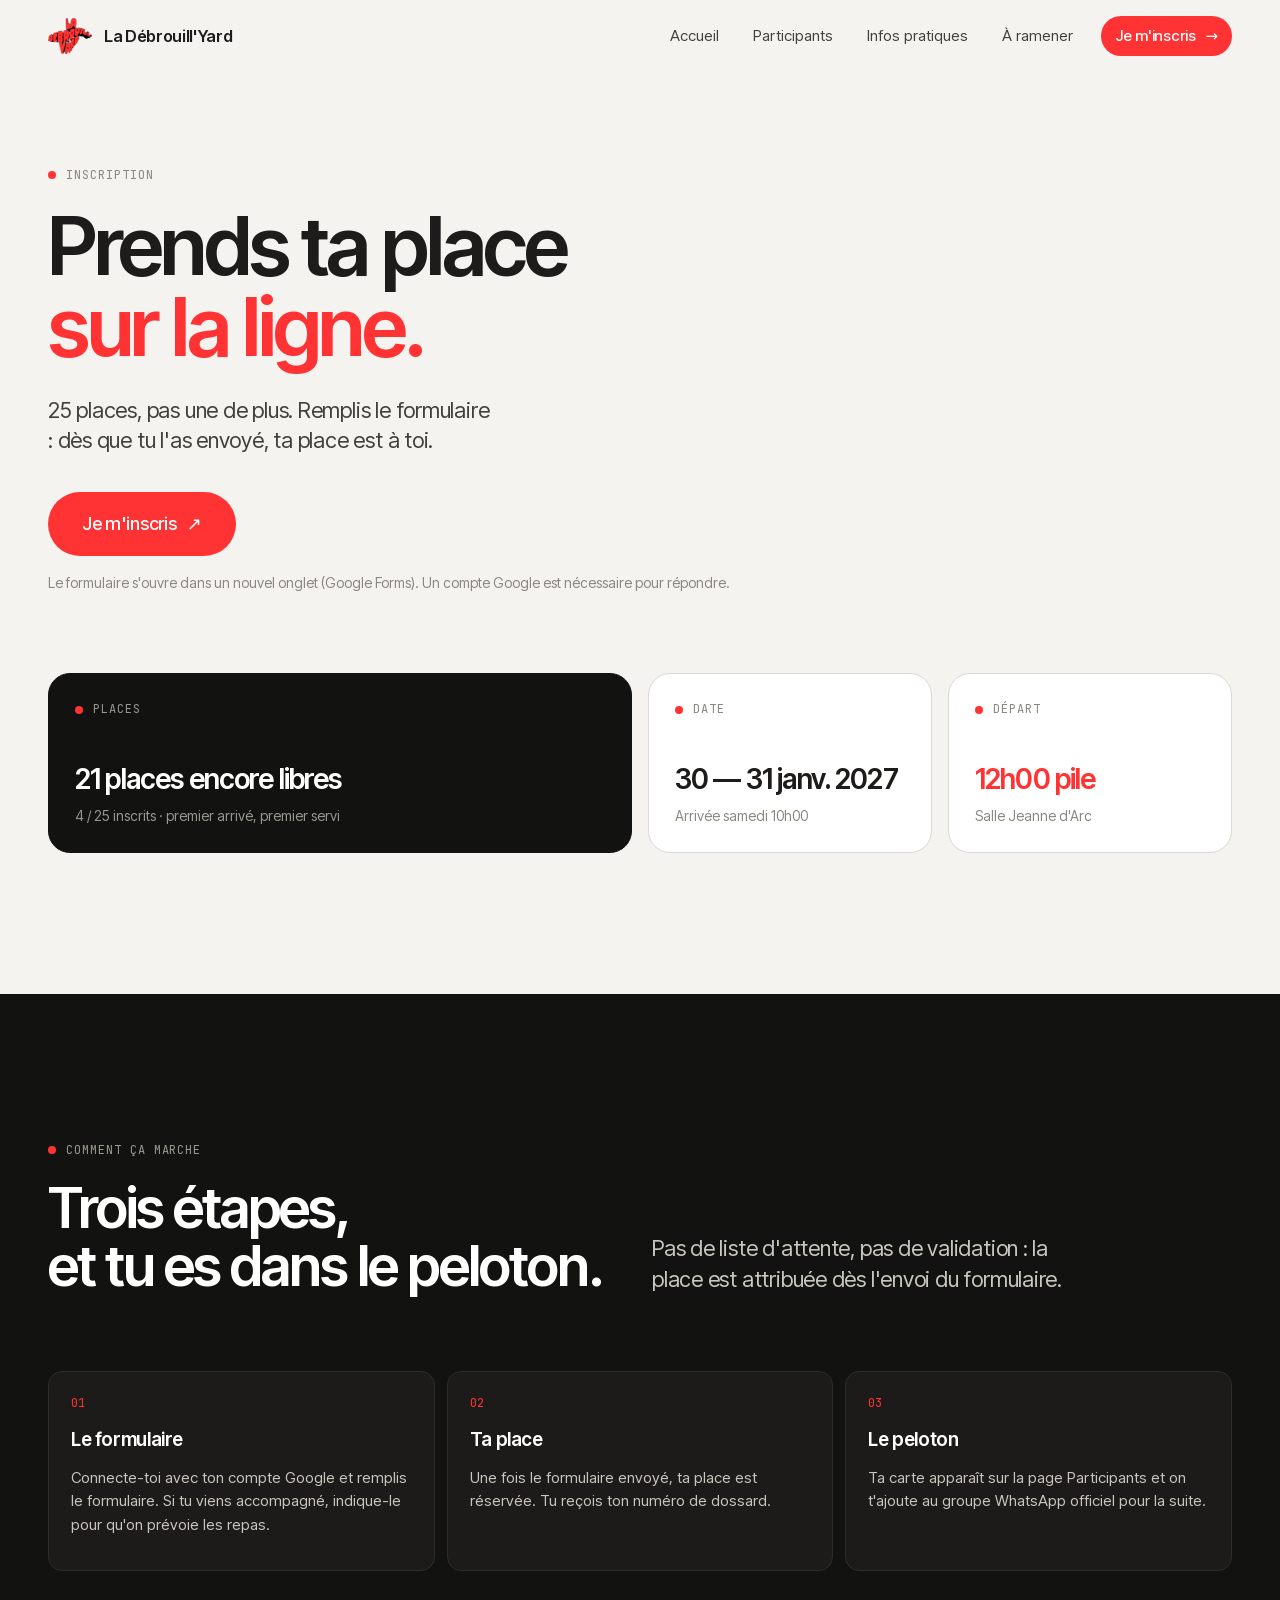
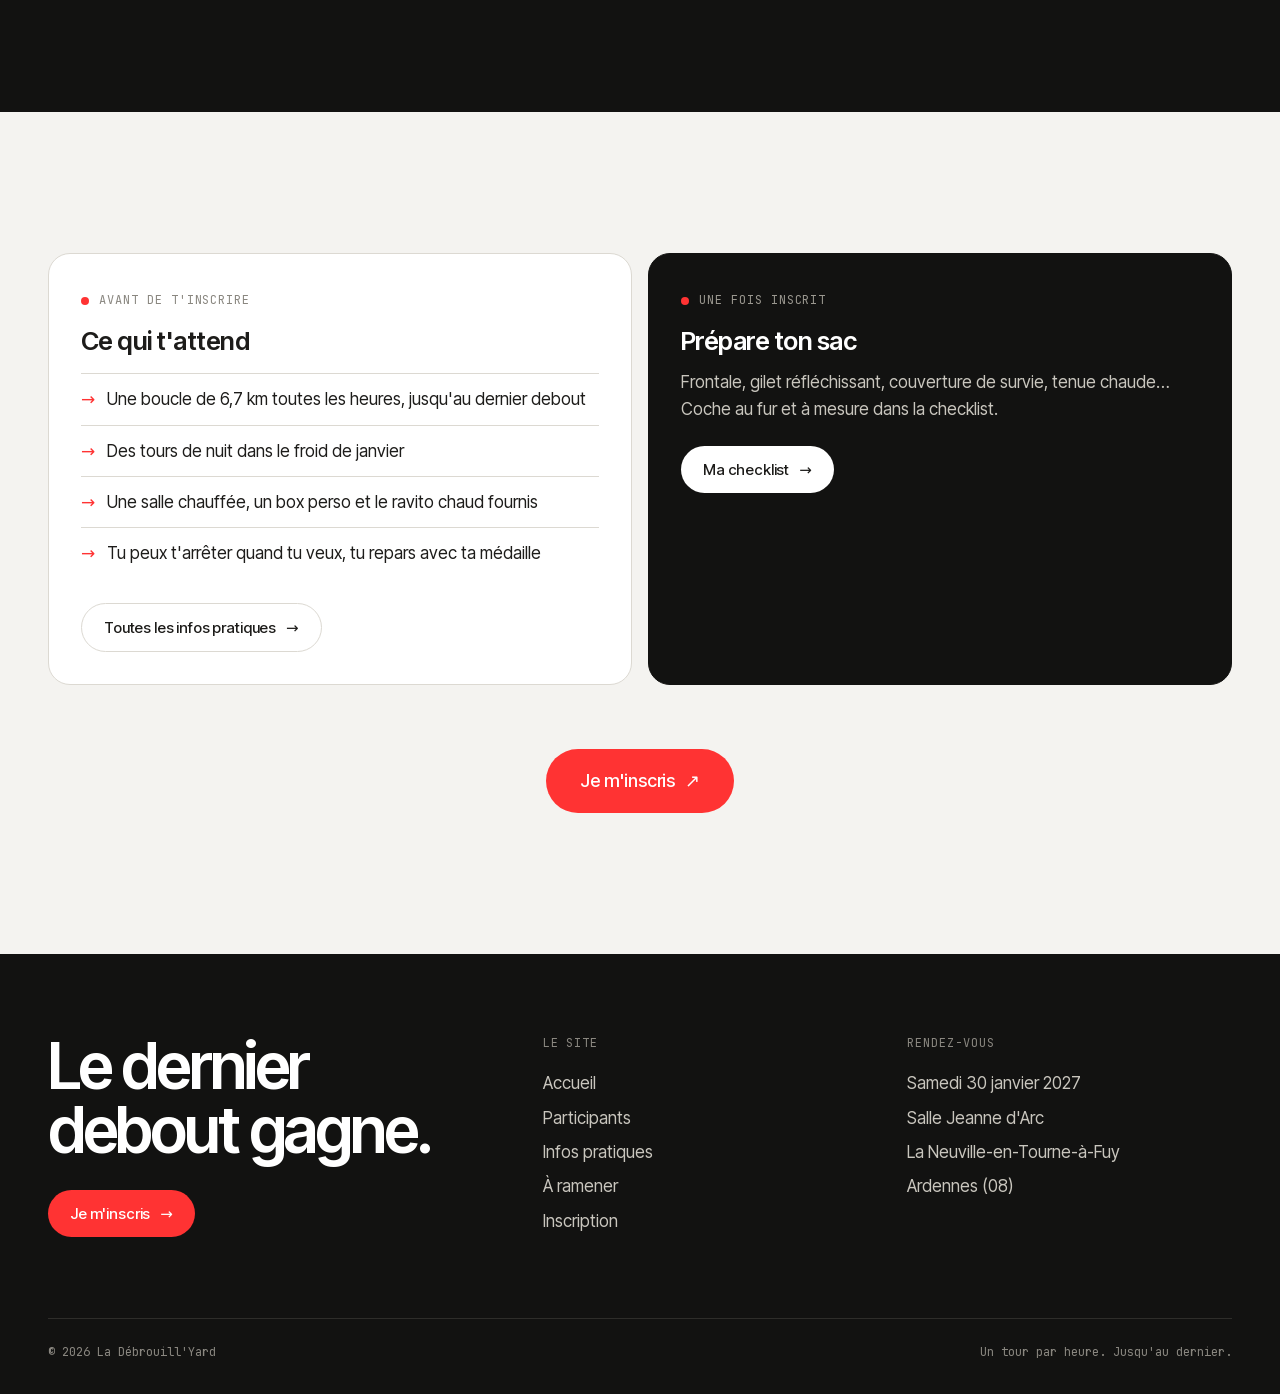
<file: site/inscription.html>
<!DOCTYPE html>
<html lang="fr">
<head>
  <meta charset="UTF-8">
  <meta http-equiv="Content-Security-Policy" content="default-src 'self'; script-src 'self'; style-src 'self' 'unsafe-inline'; img-src 'self' data:; font-src 'self'; frame-src https://www.google.com https://maps.google.com; connect-src 'self'; object-src 'none'; base-uri 'self'; form-action 'none'; upgrade-insecure-requests">
  <meta name="viewport" content="width=device-width, initial-scale=1">
  <title>Inscription — La Débrouill'Yard</title>
  <meta name="description" content="Inscris-toi à La Débrouill'Yard : 25 places, samedi 30 janvier 2027.">
  <link rel="icon" href="assets/img/favicon.png">
  <meta name="robots" content="noindex, nofollow">
  <meta name="referrer" content="strict-origin-when-cross-origin">
  <meta name="theme-color" content="#f4f3f0">
  <meta property="og:type" content="website">
  <meta property="og:locale" content="fr_FR">
  <meta property="og:site_name" content="La Débrouill'Yard">
  <meta property="og:title" content="Inscription — La Débrouill'Yard">
  <meta property="og:description" content="Inscris-toi à La Débrouill'Yard : 25 places, samedi 30 janvier 2027.">
  <meta property="og:image" content="https://lucasdubois0851-design.github.io/debrouillyard/assets/img/og.jpg">
  <meta property="og:image:width" content="1200">
  <meta property="og:image:height" content="630">
  <meta name="twitter:card" content="summary_large_image">
  <link rel="preload" href="assets/fonts/inter-tight.woff2" as="font" type="font/woff2" crossorigin>
  <link rel="stylesheet" href="assets/css/style.css?v=202610202322">
</head>
<body>
<a class="skip-link" href="#contenu">Aller au contenu</a>

<header class="nav">
  <div class="wrap">
    <a href="index.html" class="brand"><img src="assets/img/logo.png" alt=""><span>La Débrouill'Yard</span></a>
    <nav class="nav-links" id="menu" aria-label="Navigation principale">
      <a href="index.html">Accueil</a>
      <a href="participants.html">Participants</a>
      <a href="infos.html">Infos pratiques</a>
      <a href="materiel.html">À ramener</a>
      <a href="inscription.html" class="btn btn-red nav-cta" aria-current="page">Je m'inscris <span class="arrow">→</span></a>
    </nav>
    <button class="burger" type="button" aria-label="Menu" aria-controls="menu" aria-expanded="false"><span></span></button>
  </div>
</header>

<main id="contenu">
  <section class="page-hero">
    <div class="wrap">
      <span class="label reveal">Inscription</span>
      <h1 class="h1 reveal">Prends ta place<br><span class="red">sur la ligne.</span></h1>
      <p class="lead reveal">25 places, pas une de plus. Remplis le formulaire : dès que tu l'as envoyé, ta place est à toi.</p>
      <div class="hero-actions reveal">
        <a href="https://docs.google.com/forms/d/e/1FAIpQLSe3OZ6Ho-Pt_GMyAn4W-c-Vc_g5Mlo4I4iZg5gAz1W57Ua3uA/viewform?usp=dialog" class="btn btn-red btn-xl" target="_blank" rel="noopener noreferrer" data-signup>Je m'inscris <span class="arrow">↗</span></a>
      </div>
      <p class="muted reveal" style="margin-top:16px;font-size:14px">Le formulaire s'ouvre dans un nouvel onglet (Google Forms). Un compte Google est nécessaire pour répondre.</p>
    </div>
  </section>

  <section style="padding-top:20px">
    <div class="wrap">
      <div class="info-grid">
        <div class="info-tile dark-tile wide reveal">
          <span class="label">Places</span>
          <div class="v"><span data-spots-left>25</span> places encore libres</div>
          <div class="s" style="color:#9a978f"><span data-spots-taken>0</span> / 25 inscrits · premier arrivé, premier servi</div>
        </div>
        <div class="info-tile reveal">
          <span class="label">Date</span>
          <div class="v">30 — 31 janv. 2027</div>
          <div class="s">Arrivée samedi 10h00</div>
        </div>
        <div class="info-tile reveal">
          <span class="label">Départ</span>
          <div class="v red">12h00 pile</div>
          <div class="s">Salle Jeanne d'Arc</div>
        </div>
      </div>
    </div>
  </section>

  <section class="dark">
    <div class="wrap">
      <div class="section-head split reveal">
        <div>
          <span class="label">Comment ça marche</span>
          <h2 class="h2" style="margin-top:18px">Trois étapes,<br>et tu es dans le peloton.</h2>
        </div>
        <p class="lead">Pas de liste d'attente, pas de validation : la place est attribuée dès l'envoi du formulaire.</p>
      </div>
      <div class="flow flow-3">
        <div class="step reveal"><h4>Le formulaire</h4><p>Connecte-toi avec ton compte Google et remplis le formulaire. Si tu viens accompagné, indique-le pour qu'on prévoie les repas.</p></div>
        <div class="step reveal"><h4>Ta place</h4><p>Une fois le formulaire envoyé, ta place est réservée. Tu reçois ton numéro de dossard.</p></div>
        <div class="step reveal"><h4>Le peloton</h4><p>Ta carte apparaît sur la page Participants et on t'ajoute au groupe WhatsApp officiel pour la suite.</p></div>
      </div>
    </div>
  </section>

  <section>
    <div class="wrap">
      <div class="two-col">
        <div class="panel reveal">
          <span class="label">Avant de t'inscrire</span>
          <h3 class="h3" style="margin-top:14px">Ce qui t'attend</h3>
          <ul>
            <li>Une boucle de 6,7 km toutes les heures, jusqu'au dernier debout</li>
            <li>Des tours de nuit dans le froid de janvier</li>
            <li>Une salle chauffée, un box perso et le ravito chaud fournis</li>
            <li>Tu peux t'arrêter quand tu veux, tu repars avec ta médaille</li>
          </ul>
          <a href="infos.html" class="btn btn-ghost" style="margin-top:24px">Toutes les infos pratiques <span class="arrow">→</span></a>
        </div>
        <div class="panel reveal" style="background:var(--night);color:#fff;border-color:var(--night)">
          <span class="label" style="color:#9a978f">Une fois inscrit</span>
          <h3 class="h3" style="margin-top:14px">Prépare ton sac</h3>
          <p style="color:#c9c6be;margin-top:14px">Frontale, gilet réfléchissant, couverture de survie, tenue chaude… Coche au fur et à mesure dans la checklist.</p>
          <a href="materiel.html" class="btn btn-light" style="margin-top:24px">Ma checklist <span class="arrow">→</span></a>
        </div>
      </div>
      <div style="text-align:center;margin-top:64px" class="reveal">
        <a href="https://docs.google.com/forms/d/e/1FAIpQLSe3OZ6Ho-Pt_GMyAn4W-c-Vc_g5Mlo4I4iZg5gAz1W57Ua3uA/viewform?usp=dialog" class="btn btn-red btn-xl" target="_blank" rel="noopener noreferrer" data-signup>Je m'inscris <span class="arrow">↗</span></a>
      </div>
    </div>
  </section>
</main>

<footer>
  <div class="wrap">
    <div class="foot-top">
      <div>
        <div class="big">Le dernier<br>debout gagne.</div>
        <a href="inscription.html" class="btn btn-red" style="margin-top:28px">Je m'inscris <span class="arrow">→</span></a>
      </div>
      <div>
        <h5>Le site</h5>
        <ul>
          <li><a href="index.html">Accueil</a></li>
          <li><a href="participants.html">Participants</a></li>
          <li><a href="infos.html">Infos pratiques</a></li>
          <li><a href="materiel.html">À ramener</a></li>
          <li><a href="inscription.html">Inscription</a></li>
        </ul>
      </div>
      <div>
        <h5>Rendez-vous</h5>
        <ul>
          <li>Samedi 30 janvier 2027</li>
          <li>Salle Jeanne d'Arc</li>
          <li>La Neuville-en-Tourne-à-Fuy</li>
          <li>Ardennes (08)</li>
        </ul>
      </div>
    </div>
    <div class="foot-bottom">
      <span>© <span data-year></span> La Débrouill'Yard</span>
      <span>Un tour par heure. Jusqu'au dernier.</span>
    </div>
  </div>
</footer>

<script src="assets/js/data.js?v=202610202322"></script>
<script src="assets/js/main.js?v=202610202322"></script>
</body>
</html>
</file>
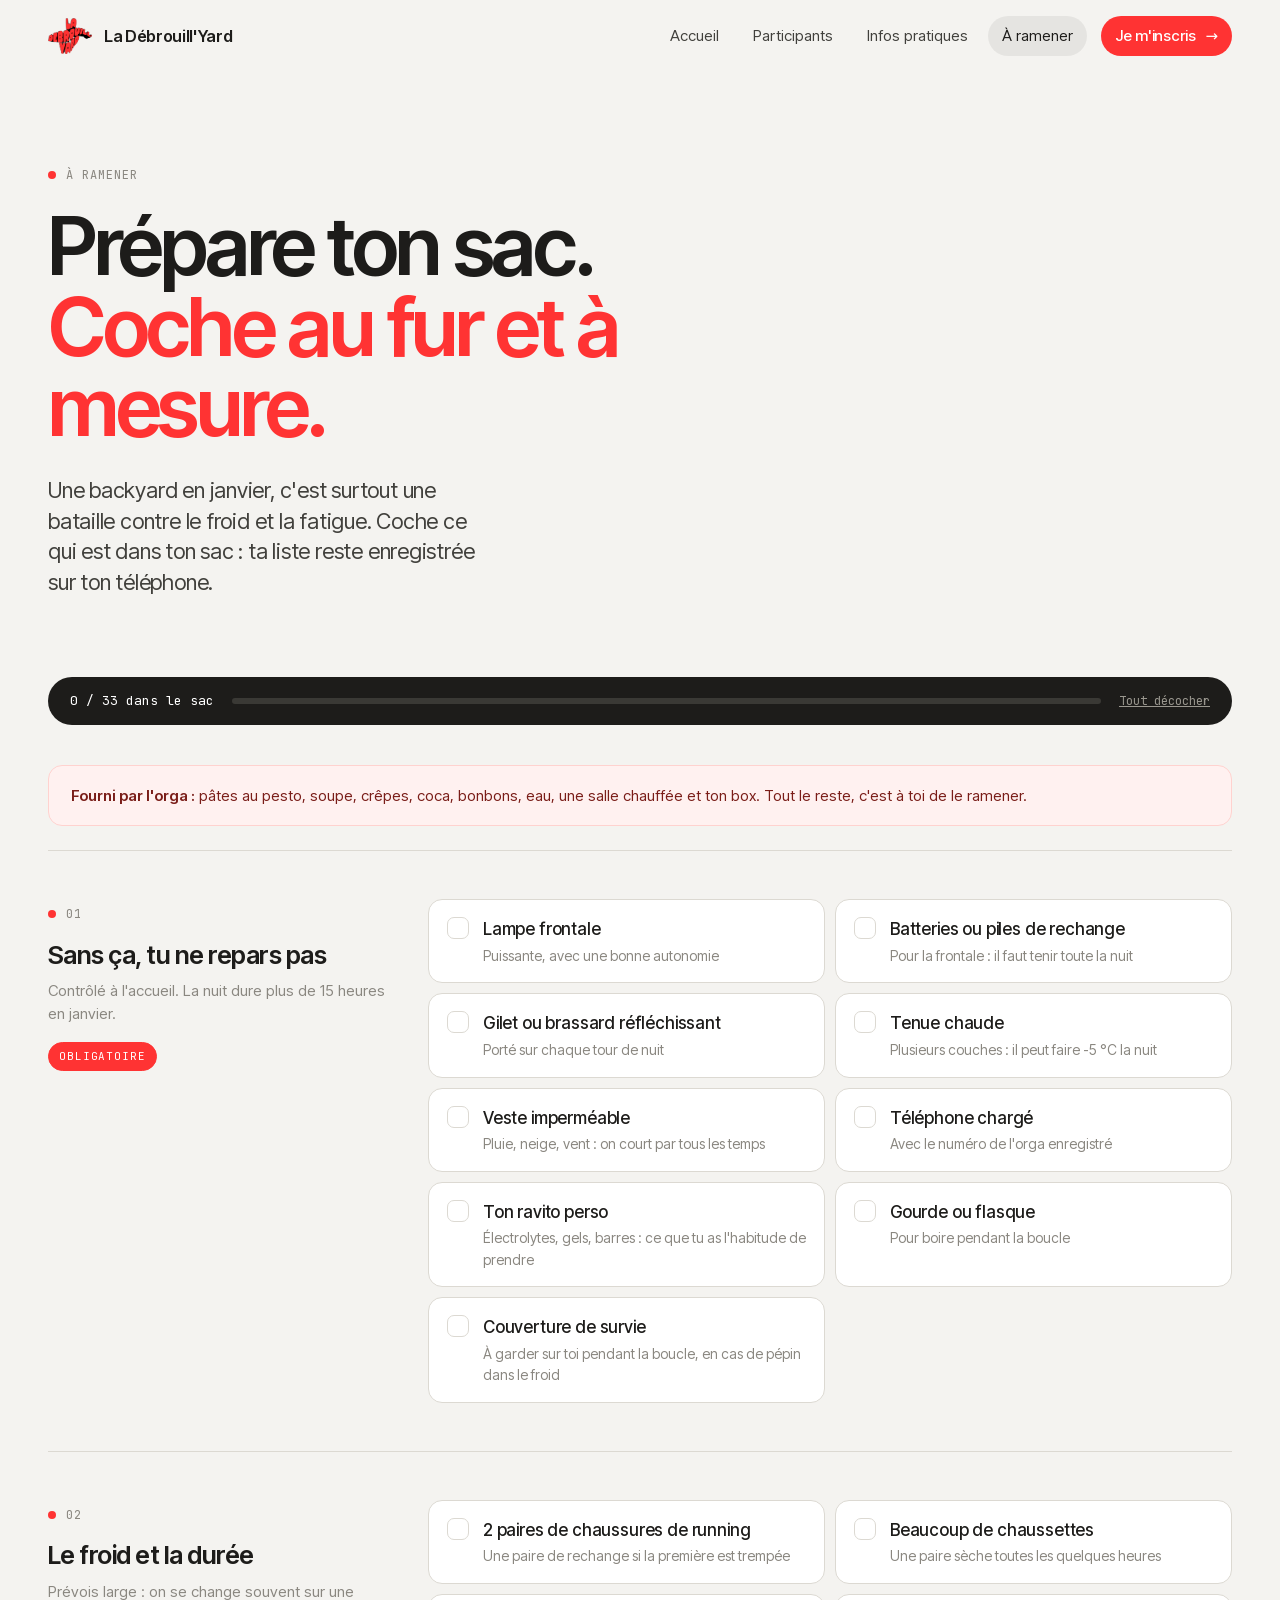
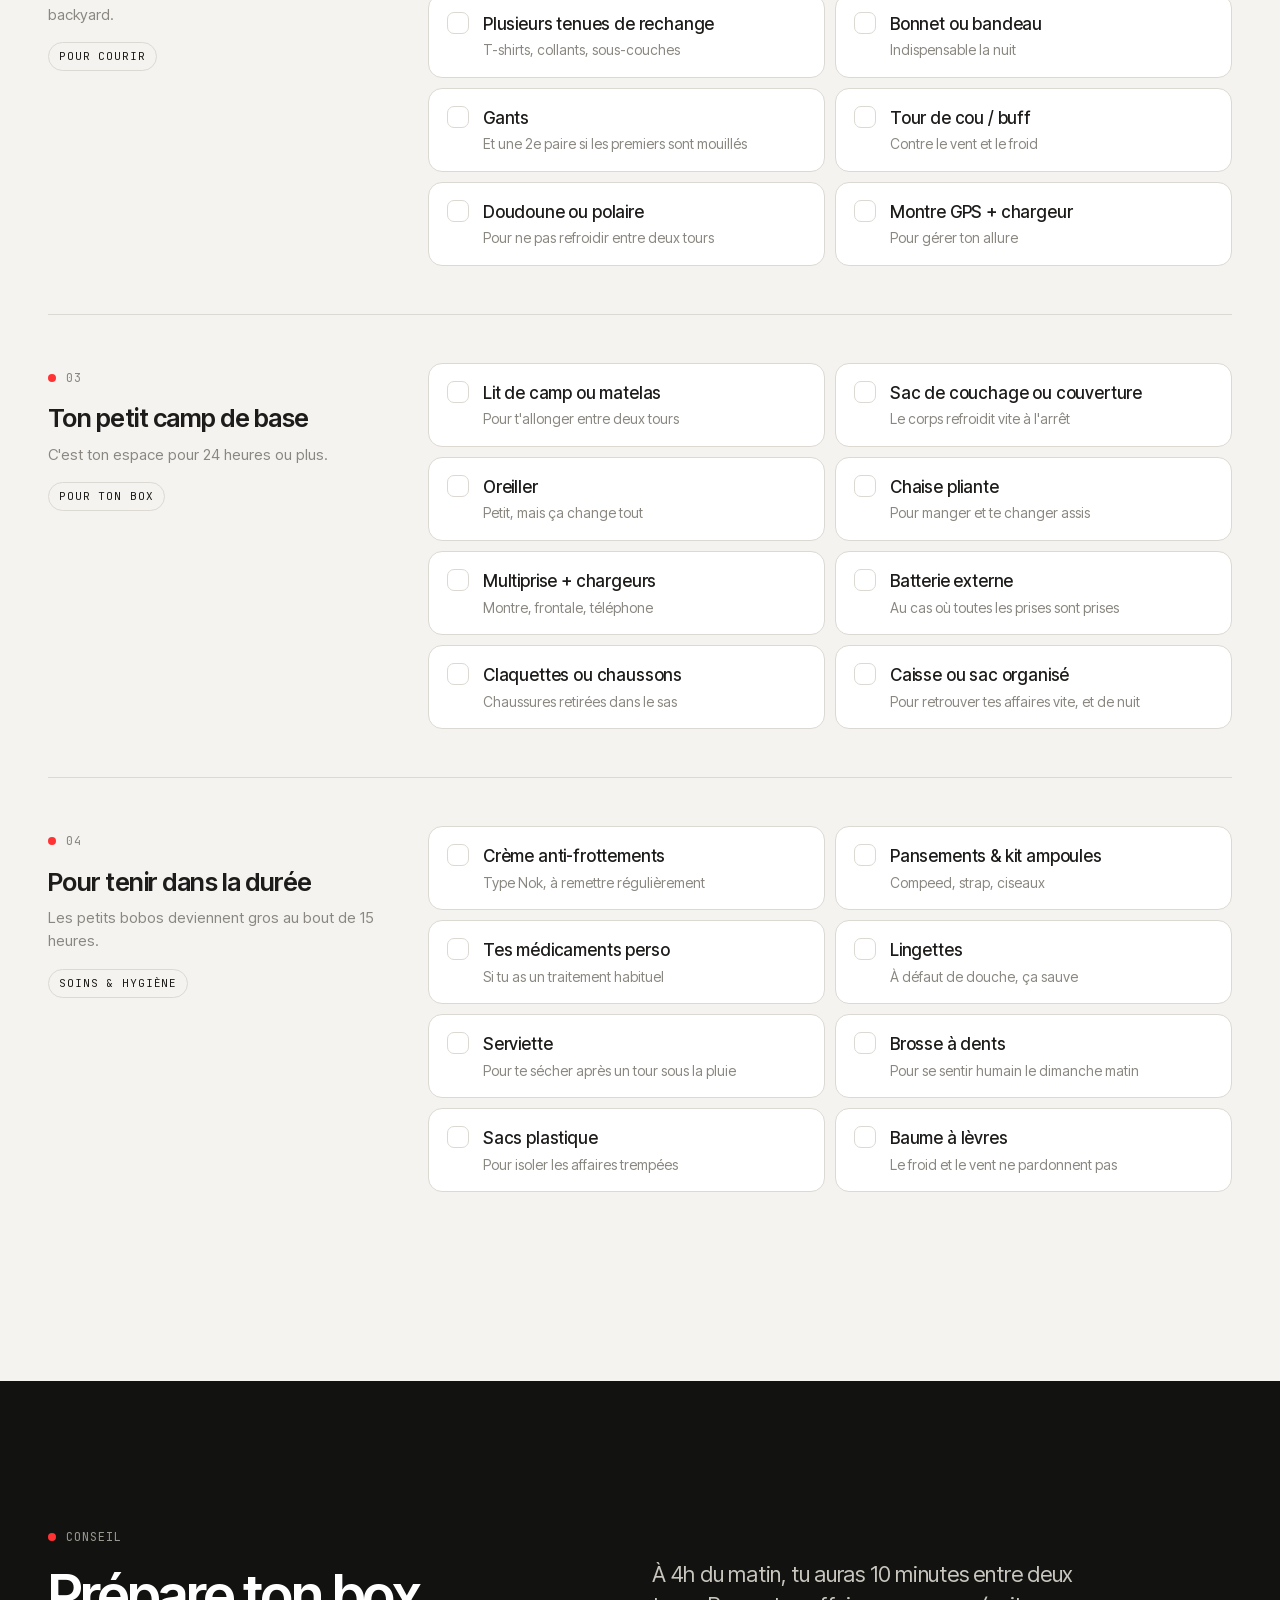
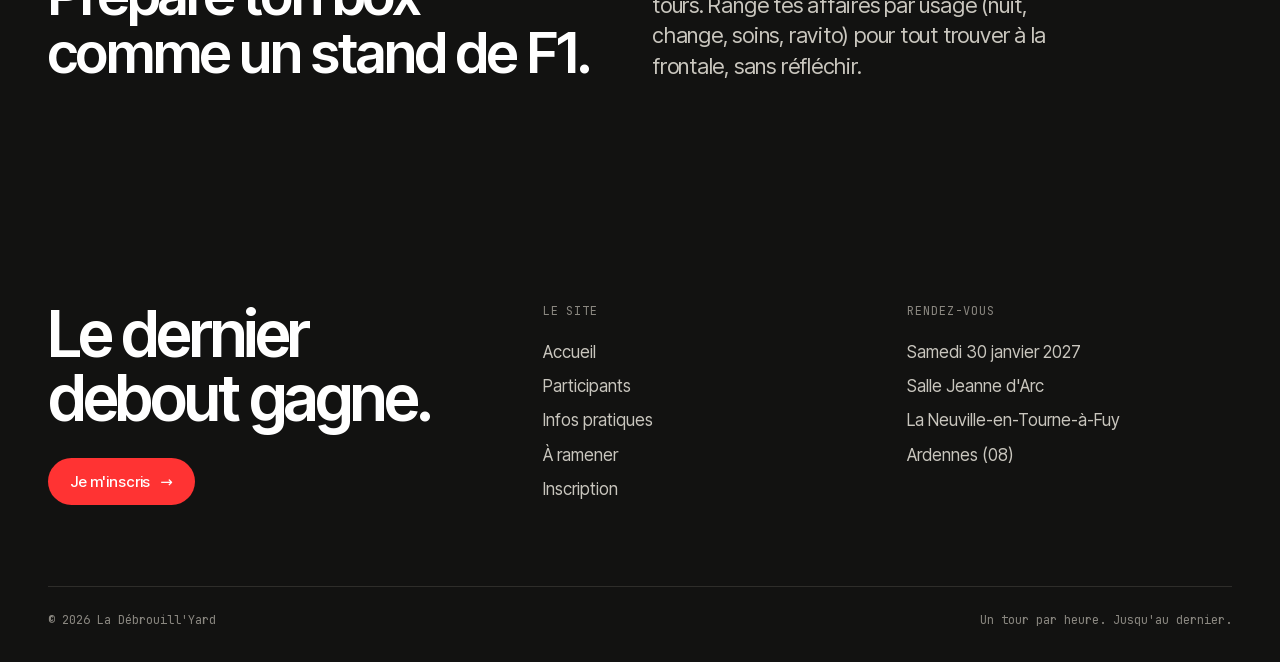
<file: site/materiel.html>
<!DOCTYPE html>
<html lang="fr">
<head>
  <meta charset="UTF-8">
  <meta http-equiv="Content-Security-Policy" content="default-src 'self'; script-src 'self'; style-src 'self' 'unsafe-inline'; img-src 'self' data:; font-src 'self'; frame-src https://www.google.com https://maps.google.com; connect-src 'self'; object-src 'none'; base-uri 'self'; form-action 'none'; upgrade-insecure-requests">
  <meta name="viewport" content="width=device-width, initial-scale=1">
  <title>À ramener — La Débrouill'Yard</title>
  <meta name="description" content="Le matériel obligatoire et la checklist pour La Débrouill'Yard.">
  <link rel="icon" href="assets/img/favicon.png">
  <meta name="robots" content="noindex, nofollow">
  <meta name="referrer" content="strict-origin-when-cross-origin">
  <meta name="theme-color" content="#f4f3f0">
  <meta property="og:type" content="website">
  <meta property="og:locale" content="fr_FR">
  <meta property="og:site_name" content="La Débrouill'Yard">
  <meta property="og:title" content="À ramener — La Débrouill'Yard">
  <meta property="og:description" content="Le matériel obligatoire et la checklist pour La Débrouill'Yard.">
  <meta property="og:image" content="https://lucasdubois0851-design.github.io/debrouillyard/assets/img/og.jpg">
  <meta property="og:image:width" content="1200">
  <meta property="og:image:height" content="630">
  <meta name="twitter:card" content="summary_large_image">
  <link rel="preload" href="assets/fonts/inter-tight.woff2" as="font" type="font/woff2" crossorigin>
  <link rel="stylesheet" href="assets/css/style.css?v=202610202322">
</head>
<body>
<a class="skip-link" href="#contenu">Aller au contenu</a>

<header class="nav">
  <div class="wrap">
    <a href="index.html" class="brand"><img src="assets/img/logo.png" alt=""><span>La Débrouill'Yard</span></a>
    <nav class="nav-links" id="menu" aria-label="Navigation principale">
      <a href="index.html">Accueil</a>
      <a href="participants.html">Participants</a>
      <a href="infos.html">Infos pratiques</a>
      <a href="materiel.html" class="active">À ramener</a>
      <a href="inscription.html" class="btn btn-red nav-cta">Je m'inscris <span class="arrow">→</span></a>
    </nav>
    <button class="burger" type="button" aria-label="Menu" aria-controls="menu" aria-expanded="false"><span></span></button>
  </div>
</header>

<main id="contenu">
  <section class="page-hero">
    <div class="wrap">
      <span class="label reveal">À ramener</span>
      <h1 class="h1 reveal">Prépare ton sac.<br><span class="red">Coche au fur et à mesure.</span></h1>
      <p class="lead reveal">Une backyard en janvier, c'est surtout une bataille contre le froid et la fatigue. Coche ce qui est dans ton sac : ta liste reste enregistrée sur ton téléphone.</p>
    </div>
  </section>

  <section style="padding-top:20px">
    <div class="wrap">
      <div class="progress">
        <span class="txt" data-progress-txt>0 / 0</span>
        <div class="bar"><i data-progress-bar></i></div>
        <button type="button" data-reset>Tout décocher</button>
      </div>

      <div class="note reveal" style="margin-bottom:24px">
        <strong>Fourni par l'orga :</strong> pâtes au pesto, soupe, crêpes, coca, bonbons, eau, une salle chauffée et ton box. Tout le reste, c'est à toi de le ramener.
      </div>

      <div class="kit reveal">
        <div class="kit-head">
          <span class="label">01</span>
          <h2 class="h3">Sans ça, tu ne repars pas</h2>
          <p>Contrôlé à l'accueil. La nuit dure plus de 15 heures en janvier.</p>
          <span class="tag must">Obligatoire</span>
        </div>
        <div class="items">
          <label class="item"><input type="checkbox" name="k0-0"><span class="box"><svg width="12" height="12" viewBox="0 0 24 24" fill="none" stroke="#fff" stroke-width="3.5" stroke-linecap="round" stroke-linejoin="round" aria-hidden="true"><path d="M5 12l5 5L20 7"/></svg></span><span><span class="t">Lampe frontale</span><span class="d">Puissante, avec une bonne autonomie</span></span></label>
          <label class="item"><input type="checkbox" name="k0-1"><span class="box"><svg width="12" height="12" viewBox="0 0 24 24" fill="none" stroke="#fff" stroke-width="3.5" stroke-linecap="round" stroke-linejoin="round" aria-hidden="true"><path d="M5 12l5 5L20 7"/></svg></span><span><span class="t">Batteries ou piles de rechange</span><span class="d">Pour la frontale : il faut tenir toute la nuit</span></span></label>
          <label class="item"><input type="checkbox" name="k0-2"><span class="box"><svg width="12" height="12" viewBox="0 0 24 24" fill="none" stroke="#fff" stroke-width="3.5" stroke-linecap="round" stroke-linejoin="round" aria-hidden="true"><path d="M5 12l5 5L20 7"/></svg></span><span><span class="t">Gilet ou brassard réfléchissant</span><span class="d">Porté sur chaque tour de nuit</span></span></label>
          <label class="item"><input type="checkbox" name="k0-3"><span class="box"><svg width="12" height="12" viewBox="0 0 24 24" fill="none" stroke="#fff" stroke-width="3.5" stroke-linecap="round" stroke-linejoin="round" aria-hidden="true"><path d="M5 12l5 5L20 7"/></svg></span><span><span class="t">Tenue chaude</span><span class="d">Plusieurs couches : il peut faire -5 °C la nuit</span></span></label>
          <label class="item"><input type="checkbox" name="k0-4"><span class="box"><svg width="12" height="12" viewBox="0 0 24 24" fill="none" stroke="#fff" stroke-width="3.5" stroke-linecap="round" stroke-linejoin="round" aria-hidden="true"><path d="M5 12l5 5L20 7"/></svg></span><span><span class="t">Veste imperméable</span><span class="d">Pluie, neige, vent : on court par tous les temps</span></span></label>
          <label class="item"><input type="checkbox" name="k0-5"><span class="box"><svg width="12" height="12" viewBox="0 0 24 24" fill="none" stroke="#fff" stroke-width="3.5" stroke-linecap="round" stroke-linejoin="round" aria-hidden="true"><path d="M5 12l5 5L20 7"/></svg></span><span><span class="t">Téléphone chargé</span><span class="d">Avec le numéro de l'orga enregistré</span></span></label>
          <label class="item"><input type="checkbox" name="k0-6"><span class="box"><svg width="12" height="12" viewBox="0 0 24 24" fill="none" stroke="#fff" stroke-width="3.5" stroke-linecap="round" stroke-linejoin="round" aria-hidden="true"><path d="M5 12l5 5L20 7"/></svg></span><span><span class="t">Ton ravito perso</span><span class="d">Électrolytes, gels, barres : ce que tu as l'habitude de prendre</span></span></label>
          <label class="item"><input type="checkbox" name="k0-7"><span class="box"><svg width="12" height="12" viewBox="0 0 24 24" fill="none" stroke="#fff" stroke-width="3.5" stroke-linecap="round" stroke-linejoin="round" aria-hidden="true"><path d="M5 12l5 5L20 7"/></svg></span><span><span class="t">Gourde ou flasque</span><span class="d">Pour boire pendant la boucle</span></span></label>
          <label class="item"><input type="checkbox" name="k0-8"><span class="box"><svg width="12" height="12" viewBox="0 0 24 24" fill="none" stroke="#fff" stroke-width="3.5" stroke-linecap="round" stroke-linejoin="round" aria-hidden="true"><path d="M5 12l5 5L20 7"/></svg></span><span><span class="t">Couverture de survie</span><span class="d">À garder sur toi pendant la boucle, en cas de pépin dans le froid</span></span></label>
        </div>
      </div>
      <div class="kit reveal">
        <div class="kit-head">
          <span class="label">02</span>
          <h2 class="h3">Le froid et la durée</h2>
          <p>Prévois large : on se change souvent sur une backyard.</p>
          <span class="tag ">Pour courir</span>
        </div>
        <div class="items">
          <label class="item"><input type="checkbox" name="k1-0"><span class="box"><svg width="12" height="12" viewBox="0 0 24 24" fill="none" stroke="#fff" stroke-width="3.5" stroke-linecap="round" stroke-linejoin="round" aria-hidden="true"><path d="M5 12l5 5L20 7"/></svg></span><span><span class="t">2 paires de chaussures de running</span><span class="d">Une paire de rechange si la première est trempée</span></span></label>
          <label class="item"><input type="checkbox" name="k1-1"><span class="box"><svg width="12" height="12" viewBox="0 0 24 24" fill="none" stroke="#fff" stroke-width="3.5" stroke-linecap="round" stroke-linejoin="round" aria-hidden="true"><path d="M5 12l5 5L20 7"/></svg></span><span><span class="t">Beaucoup de chaussettes</span><span class="d">Une paire sèche toutes les quelques heures</span></span></label>
          <label class="item"><input type="checkbox" name="k1-2"><span class="box"><svg width="12" height="12" viewBox="0 0 24 24" fill="none" stroke="#fff" stroke-width="3.5" stroke-linecap="round" stroke-linejoin="round" aria-hidden="true"><path d="M5 12l5 5L20 7"/></svg></span><span><span class="t">Plusieurs tenues de rechange</span><span class="d">T-shirts, collants, sous-couches</span></span></label>
          <label class="item"><input type="checkbox" name="k1-3"><span class="box"><svg width="12" height="12" viewBox="0 0 24 24" fill="none" stroke="#fff" stroke-width="3.5" stroke-linecap="round" stroke-linejoin="round" aria-hidden="true"><path d="M5 12l5 5L20 7"/></svg></span><span><span class="t">Bonnet ou bandeau</span><span class="d">Indispensable la nuit</span></span></label>
          <label class="item"><input type="checkbox" name="k1-4"><span class="box"><svg width="12" height="12" viewBox="0 0 24 24" fill="none" stroke="#fff" stroke-width="3.5" stroke-linecap="round" stroke-linejoin="round" aria-hidden="true"><path d="M5 12l5 5L20 7"/></svg></span><span><span class="t">Gants</span><span class="d">Et une 2e paire si les premiers sont mouillés</span></span></label>
          <label class="item"><input type="checkbox" name="k1-5"><span class="box"><svg width="12" height="12" viewBox="0 0 24 24" fill="none" stroke="#fff" stroke-width="3.5" stroke-linecap="round" stroke-linejoin="round" aria-hidden="true"><path d="M5 12l5 5L20 7"/></svg></span><span><span class="t">Tour de cou / buff</span><span class="d">Contre le vent et le froid</span></span></label>
          <label class="item"><input type="checkbox" name="k1-6"><span class="box"><svg width="12" height="12" viewBox="0 0 24 24" fill="none" stroke="#fff" stroke-width="3.5" stroke-linecap="round" stroke-linejoin="round" aria-hidden="true"><path d="M5 12l5 5L20 7"/></svg></span><span><span class="t">Doudoune ou polaire</span><span class="d">Pour ne pas refroidir entre deux tours</span></span></label>
          <label class="item"><input type="checkbox" name="k1-7"><span class="box"><svg width="12" height="12" viewBox="0 0 24 24" fill="none" stroke="#fff" stroke-width="3.5" stroke-linecap="round" stroke-linejoin="round" aria-hidden="true"><path d="M5 12l5 5L20 7"/></svg></span><span><span class="t">Montre GPS + chargeur</span><span class="d">Pour gérer ton allure</span></span></label>
        </div>
      </div>
      <div class="kit reveal">
        <div class="kit-head">
          <span class="label">03</span>
          <h2 class="h3">Ton petit camp de base</h2>
          <p>C'est ton espace pour 24 heures ou plus.</p>
          <span class="tag ">Pour ton box</span>
        </div>
        <div class="items">
          <label class="item"><input type="checkbox" name="k2-0"><span class="box"><svg width="12" height="12" viewBox="0 0 24 24" fill="none" stroke="#fff" stroke-width="3.5" stroke-linecap="round" stroke-linejoin="round" aria-hidden="true"><path d="M5 12l5 5L20 7"/></svg></span><span><span class="t">Lit de camp ou matelas</span><span class="d">Pour t'allonger entre deux tours</span></span></label>
          <label class="item"><input type="checkbox" name="k2-1"><span class="box"><svg width="12" height="12" viewBox="0 0 24 24" fill="none" stroke="#fff" stroke-width="3.5" stroke-linecap="round" stroke-linejoin="round" aria-hidden="true"><path d="M5 12l5 5L20 7"/></svg></span><span><span class="t">Sac de couchage ou couverture</span><span class="d">Le corps refroidit vite à l'arrêt</span></span></label>
          <label class="item"><input type="checkbox" name="k2-2"><span class="box"><svg width="12" height="12" viewBox="0 0 24 24" fill="none" stroke="#fff" stroke-width="3.5" stroke-linecap="round" stroke-linejoin="round" aria-hidden="true"><path d="M5 12l5 5L20 7"/></svg></span><span><span class="t">Oreiller</span><span class="d">Petit, mais ça change tout</span></span></label>
          <label class="item"><input type="checkbox" name="k2-3"><span class="box"><svg width="12" height="12" viewBox="0 0 24 24" fill="none" stroke="#fff" stroke-width="3.5" stroke-linecap="round" stroke-linejoin="round" aria-hidden="true"><path d="M5 12l5 5L20 7"/></svg></span><span><span class="t">Chaise pliante</span><span class="d">Pour manger et te changer assis</span></span></label>
          <label class="item"><input type="checkbox" name="k2-4"><span class="box"><svg width="12" height="12" viewBox="0 0 24 24" fill="none" stroke="#fff" stroke-width="3.5" stroke-linecap="round" stroke-linejoin="round" aria-hidden="true"><path d="M5 12l5 5L20 7"/></svg></span><span><span class="t">Multiprise + chargeurs</span><span class="d">Montre, frontale, téléphone</span></span></label>
          <label class="item"><input type="checkbox" name="k2-5"><span class="box"><svg width="12" height="12" viewBox="0 0 24 24" fill="none" stroke="#fff" stroke-width="3.5" stroke-linecap="round" stroke-linejoin="round" aria-hidden="true"><path d="M5 12l5 5L20 7"/></svg></span><span><span class="t">Batterie externe</span><span class="d">Au cas où toutes les prises sont prises</span></span></label>
          <label class="item"><input type="checkbox" name="k2-6"><span class="box"><svg width="12" height="12" viewBox="0 0 24 24" fill="none" stroke="#fff" stroke-width="3.5" stroke-linecap="round" stroke-linejoin="round" aria-hidden="true"><path d="M5 12l5 5L20 7"/></svg></span><span><span class="t">Claquettes ou chaussons</span><span class="d">Chaussures retirées dans le sas</span></span></label>
          <label class="item"><input type="checkbox" name="k2-7"><span class="box"><svg width="12" height="12" viewBox="0 0 24 24" fill="none" stroke="#fff" stroke-width="3.5" stroke-linecap="round" stroke-linejoin="round" aria-hidden="true"><path d="M5 12l5 5L20 7"/></svg></span><span><span class="t">Caisse ou sac organisé</span><span class="d">Pour retrouver tes affaires vite, et de nuit</span></span></label>
        </div>
      </div>
      <div class="kit reveal">
        <div class="kit-head">
          <span class="label">04</span>
          <h2 class="h3">Pour tenir dans la durée</h2>
          <p>Les petits bobos deviennent gros au bout de 15 heures.</p>
          <span class="tag ">Soins & hygiène</span>
        </div>
        <div class="items">
          <label class="item"><input type="checkbox" name="k3-0"><span class="box"><svg width="12" height="12" viewBox="0 0 24 24" fill="none" stroke="#fff" stroke-width="3.5" stroke-linecap="round" stroke-linejoin="round" aria-hidden="true"><path d="M5 12l5 5L20 7"/></svg></span><span><span class="t">Crème anti-frottements</span><span class="d">Type Nok, à remettre régulièrement</span></span></label>
          <label class="item"><input type="checkbox" name="k3-1"><span class="box"><svg width="12" height="12" viewBox="0 0 24 24" fill="none" stroke="#fff" stroke-width="3.5" stroke-linecap="round" stroke-linejoin="round" aria-hidden="true"><path d="M5 12l5 5L20 7"/></svg></span><span><span class="t">Pansements & kit ampoules</span><span class="d">Compeed, strap, ciseaux</span></span></label>
          <label class="item"><input type="checkbox" name="k3-2"><span class="box"><svg width="12" height="12" viewBox="0 0 24 24" fill="none" stroke="#fff" stroke-width="3.5" stroke-linecap="round" stroke-linejoin="round" aria-hidden="true"><path d="M5 12l5 5L20 7"/></svg></span><span><span class="t">Tes médicaments perso</span><span class="d">Si tu as un traitement habituel</span></span></label>
          <label class="item"><input type="checkbox" name="k3-3"><span class="box"><svg width="12" height="12" viewBox="0 0 24 24" fill="none" stroke="#fff" stroke-width="3.5" stroke-linecap="round" stroke-linejoin="round" aria-hidden="true"><path d="M5 12l5 5L20 7"/></svg></span><span><span class="t">Lingettes</span><span class="d">À défaut de douche, ça sauve</span></span></label>
          <label class="item"><input type="checkbox" name="k3-4"><span class="box"><svg width="12" height="12" viewBox="0 0 24 24" fill="none" stroke="#fff" stroke-width="3.5" stroke-linecap="round" stroke-linejoin="round" aria-hidden="true"><path d="M5 12l5 5L20 7"/></svg></span><span><span class="t">Serviette</span><span class="d">Pour te sécher après un tour sous la pluie</span></span></label>
          <label class="item"><input type="checkbox" name="k3-5"><span class="box"><svg width="12" height="12" viewBox="0 0 24 24" fill="none" stroke="#fff" stroke-width="3.5" stroke-linecap="round" stroke-linejoin="round" aria-hidden="true"><path d="M5 12l5 5L20 7"/></svg></span><span><span class="t">Brosse à dents</span><span class="d">Pour se sentir humain le dimanche matin</span></span></label>
          <label class="item"><input type="checkbox" name="k3-6"><span class="box"><svg width="12" height="12" viewBox="0 0 24 24" fill="none" stroke="#fff" stroke-width="3.5" stroke-linecap="round" stroke-linejoin="round" aria-hidden="true"><path d="M5 12l5 5L20 7"/></svg></span><span><span class="t">Sacs plastique</span><span class="d">Pour isoler les affaires trempées</span></span></label>
          <label class="item"><input type="checkbox" name="k3-7"><span class="box"><svg width="12" height="12" viewBox="0 0 24 24" fill="none" stroke="#fff" stroke-width="3.5" stroke-linecap="round" stroke-linejoin="round" aria-hidden="true"><path d="M5 12l5 5L20 7"/></svg></span><span><span class="t">Baume à lèvres</span><span class="d">Le froid et le vent ne pardonnent pas</span></span></label>
        </div>
      </div>
    </div>
  </section>

  <section class="dark">
    <div class="wrap">
      <div class="section-head split reveal" style="margin-bottom:0">
        <div>
          <span class="label">Conseil</span>
          <h2 class="h2" style="margin-top:18px">Prépare ton box<br>comme un stand de F1.</h2>
        </div>
        <p class="lead">À 4h du matin, tu auras 10 minutes entre deux tours. Range tes affaires par usage (nuit, change, soins, ravito) pour tout trouver à la frontale, sans réfléchir.</p>
      </div>
    </div>
  </section>
</main>

<footer>
  <div class="wrap">
    <div class="foot-top">
      <div>
        <div class="big">Le dernier<br>debout gagne.</div>
        <a href="inscription.html" class="btn btn-red" style="margin-top:28px">Je m'inscris <span class="arrow">→</span></a>
      </div>
      <div>
        <h5>Le site</h5>
        <ul>
          <li><a href="index.html">Accueil</a></li>
          <li><a href="participants.html">Participants</a></li>
          <li><a href="infos.html">Infos pratiques</a></li>
          <li><a href="materiel.html">À ramener</a></li>
          <li><a href="inscription.html">Inscription</a></li>
        </ul>
      </div>
      <div>
        <h5>Rendez-vous</h5>
        <ul>
          <li>Samedi 30 janvier 2027</li>
          <li>Salle Jeanne d'Arc</li>
          <li>La Neuville-en-Tourne-à-Fuy</li>
          <li>Ardennes (08)</li>
        </ul>
      </div>
    </div>
    <div class="foot-bottom">
      <span>© <span data-year></span> La Débrouill'Yard</span>
      <span>Un tour par heure. Jusqu'au dernier.</span>
    </div>
  </div>
</footer>

<script src="assets/js/data.js?v=202610202322"></script>
<script src="assets/js/main.js?v=202610202322"></script>
</body>
</html>
</file>
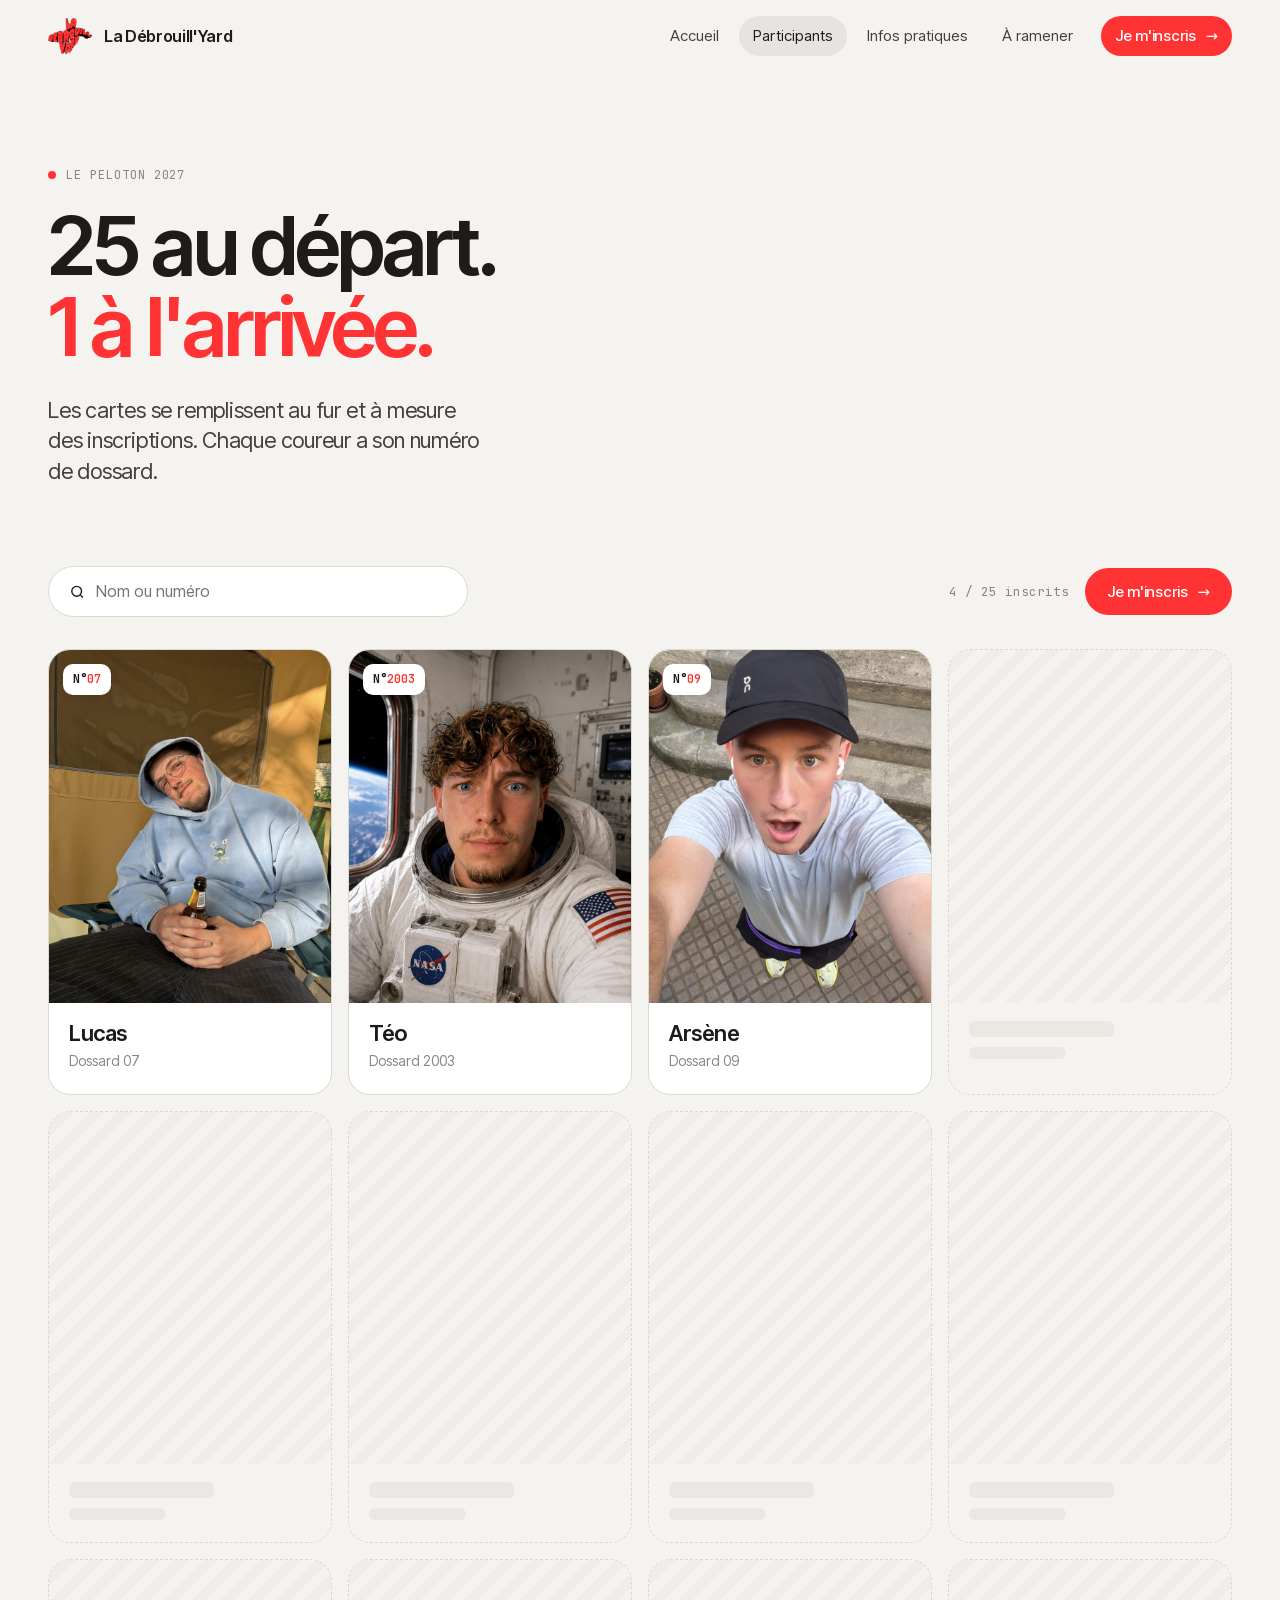
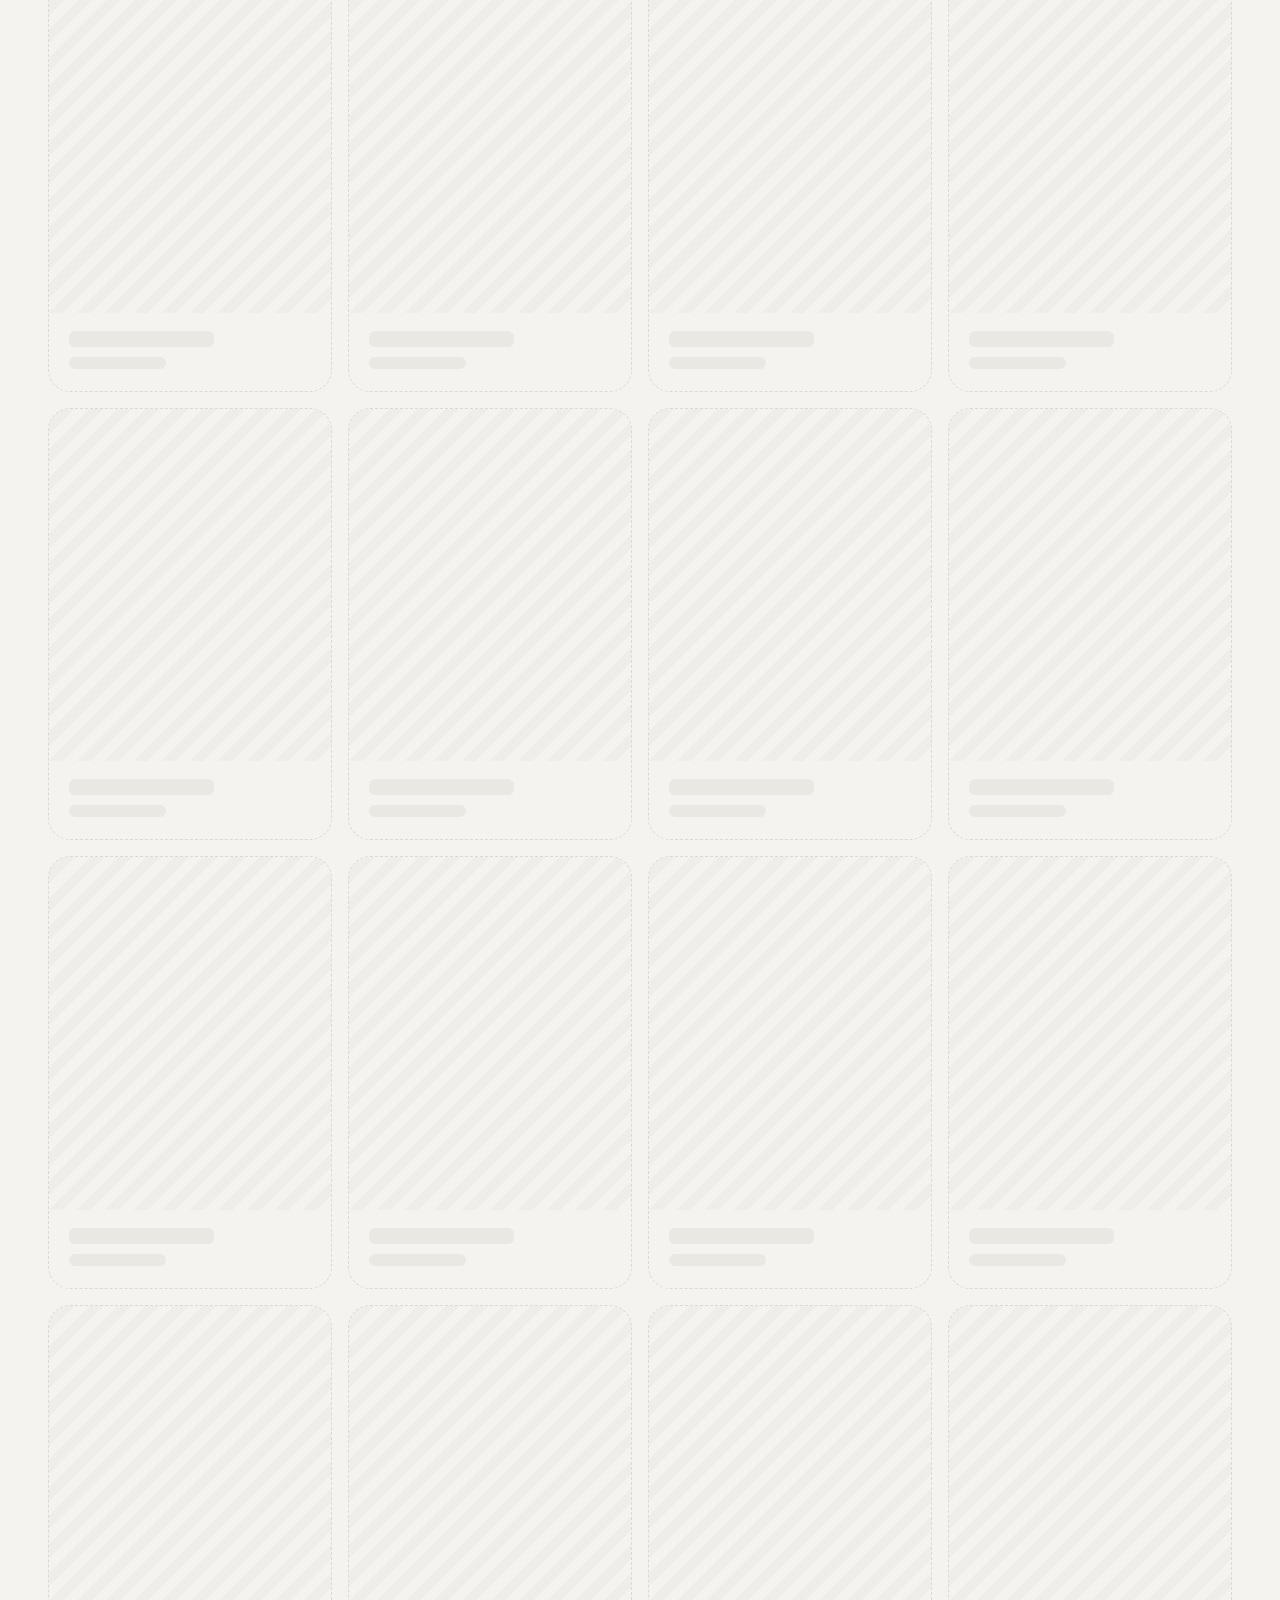
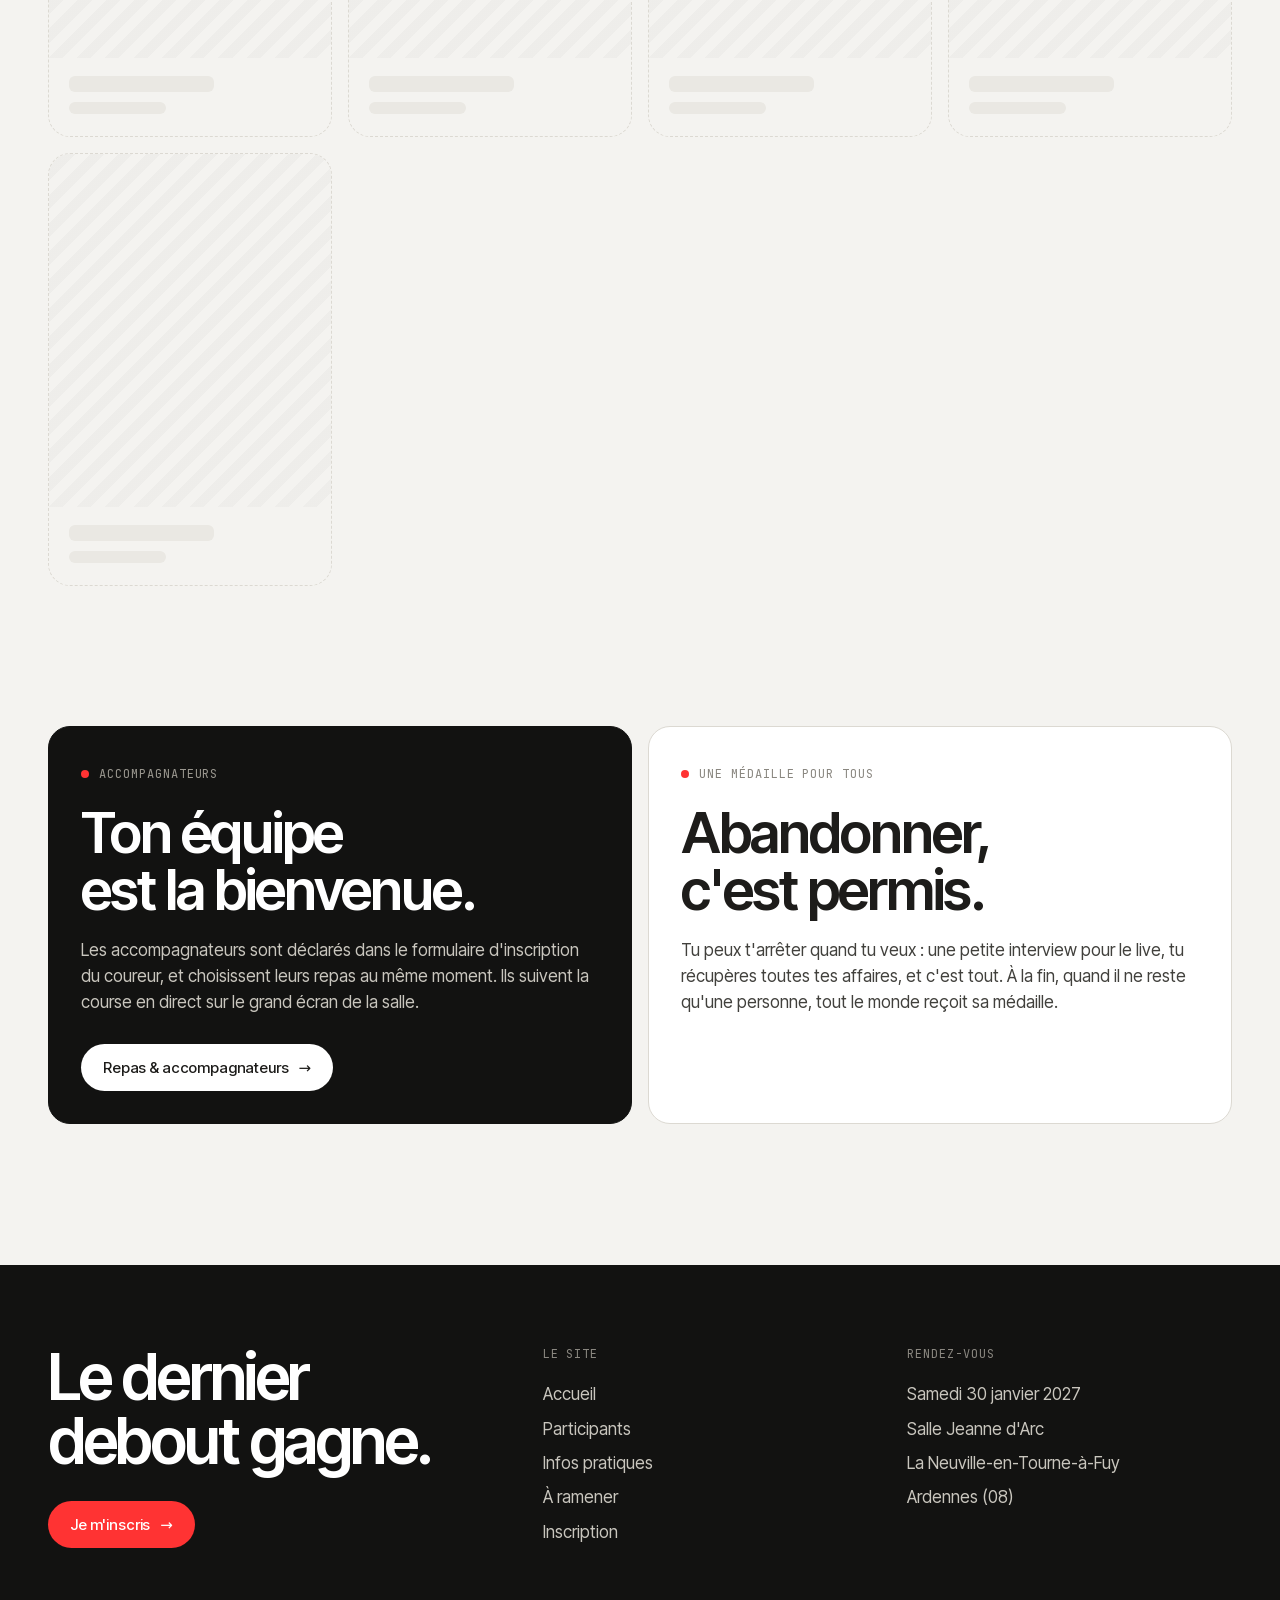
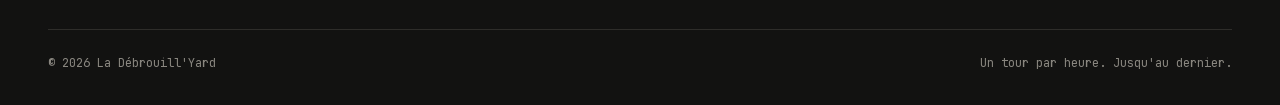
<file: site/participants.html>
<!DOCTYPE html>
<html lang="fr">
<head>
  <meta charset="UTF-8">
  <meta http-equiv="Content-Security-Policy" content="default-src 'self'; script-src 'self'; style-src 'self' 'unsafe-inline'; img-src 'self' data:; font-src 'self'; frame-src https://www.google.com https://maps.google.com; connect-src 'self'; object-src 'none'; base-uri 'self'; form-action 'none'; upgrade-insecure-requests">
  <meta name="viewport" content="width=device-width, initial-scale=1">
  <title>Participants — La Débrouill'Yard</title>
  <meta name="description" content="Les 25 coureurs de La Débrouill'Yard 2027.">
  <link rel="icon" href="assets/img/favicon.png">
  <meta name="robots" content="noindex, nofollow">
  <meta name="referrer" content="strict-origin-when-cross-origin">
  <meta name="theme-color" content="#f4f3f0">
  <meta property="og:type" content="website">
  <meta property="og:locale" content="fr_FR">
  <meta property="og:site_name" content="La Débrouill'Yard">
  <meta property="og:title" content="Participants — La Débrouill'Yard">
  <meta property="og:description" content="Les 25 coureurs de La Débrouill'Yard 2027.">
  <meta property="og:image" content="https://lucasdubois0851-design.github.io/debrouillyard/assets/img/og.jpg">
  <meta property="og:image:width" content="1200">
  <meta property="og:image:height" content="630">
  <meta name="twitter:card" content="summary_large_image">
  <link rel="preload" href="assets/fonts/inter-tight.woff2" as="font" type="font/woff2" crossorigin>
  <link rel="stylesheet" href="assets/css/style.css?v=202610202322">
</head>
<body>
<a class="skip-link" href="#contenu">Aller au contenu</a>

<header class="nav">
  <div class="wrap">
    <a href="index.html" class="brand"><img src="assets/img/logo.png" alt=""><span>La Débrouill'Yard</span></a>
    <nav class="nav-links" id="menu" aria-label="Navigation principale">
      <a href="index.html">Accueil</a>
      <a href="participants.html" class="active">Participants</a>
      <a href="infos.html">Infos pratiques</a>
      <a href="materiel.html">À ramener</a>
      <a href="inscription.html" class="btn btn-red nav-cta">Je m'inscris <span class="arrow">→</span></a>
    </nav>
    <button class="burger" type="button" aria-label="Menu" aria-controls="menu" aria-expanded="false"><span></span></button>
  </div>
</header>

<main id="contenu">
  <section class="page-hero">
    <div class="wrap">
      <span class="label reveal">Le peloton 2027</span>
      <h1 class="h1 reveal">25 au départ.<br><span class="red">1 à l'arrivée.</span></h1>
      <p class="lead reveal">Les cartes se remplissent au fur et à mesure des inscriptions. Chaque coureur a son numéro de dossard.</p>
    </div>
  </section>

  <section style="padding-top:20px">
    <div class="wrap">
      <div class="toolbar reveal">
        <label class="search">
          <svg width="18" height="18" viewBox="0 0 24 24" fill="none" stroke="currentColor" stroke-width="2" aria-hidden="true"><circle cx="11" cy="11" r="7"/><path d="m20 20-3.5-3.5"/></svg>
          <input type="search" placeholder="Nom ou numéro" data-search aria-label="Chercher un coureur">
        </label>
        <div class="toolbar-end">
          <span class="count-pill" data-count aria-live="polite"></span>
          <a href="inscription.html" class="btn btn-red">Je m'inscris <span class="arrow">→</span></a>
        </div>
      </div>

      <div class="runners" data-runners></div>
      <p class="empty" data-empty hidden>Personne à ce nom dans le peloton.</p>
    </div>
  </section>

  <section style="padding-top:0">
    <div class="wrap">
      <div class="two-col">
        <div class="panel reveal" style="background:var(--night);color:#fff;border-color:var(--night)">
          <span class="label" style="color:#9a978f">Accompagnateurs</span>
          <h3 class="h2" style="margin-top:18px">Ton équipe<br>est la bienvenue.</h3>
          <p style="color:#c9c6be;margin-top:18px">Les accompagnateurs sont déclarés dans le formulaire d'inscription du coureur, et choisissent leurs repas au même moment. Ils suivent la course en direct sur le grand écran de la salle.</p>
          <a href="infos.html#repas" class="btn btn-light" style="margin-top:28px">Repas &amp; accompagnateurs <span class="arrow">→</span></a>
        </div>
        <div class="panel reveal">
          <span class="label">Une médaille pour tous</span>
          <h3 class="h2" style="margin-top:18px">Abandonner,<br>c'est permis.</h3>
          <p style="color:var(--ink-2);margin-top:18px">Tu peux t'arrêter quand tu veux : une petite interview pour le live, tu récupères toutes tes affaires, et c'est tout. À la fin, quand il ne reste qu'une personne, tout le monde reçoit sa médaille.</p>
        </div>
      </div>
    </div>
  </section>
</main>

<footer>
  <div class="wrap">
    <div class="foot-top">
      <div>
        <div class="big">Le dernier<br>debout gagne.</div>
        <a href="inscription.html" class="btn btn-red" style="margin-top:28px">Je m'inscris <span class="arrow">→</span></a>
      </div>
      <div>
        <h5>Le site</h5>
        <ul>
          <li><a href="index.html">Accueil</a></li>
          <li><a href="participants.html">Participants</a></li>
          <li><a href="infos.html">Infos pratiques</a></li>
          <li><a href="materiel.html">À ramener</a></li>
          <li><a href="inscription.html">Inscription</a></li>
        </ul>
      </div>
      <div>
        <h5>Rendez-vous</h5>
        <ul>
          <li>Samedi 30 janvier 2027</li>
          <li>Salle Jeanne d'Arc</li>
          <li>La Neuville-en-Tourne-à-Fuy</li>
          <li>Ardennes (08)</li>
        </ul>
      </div>
    </div>
    <div class="foot-bottom">
      <span>© <span data-year></span> La Débrouill'Yard</span>
      <span>Un tour par heure. Jusqu'au dernier.</span>
    </div>
  </div>
</footer>

<script src="assets/js/data.js?v=202610202322"></script>
<script src="assets/js/main.js?v=202610202322"></script>
</body>
</html>
</file>
<file: site/assets/css/style.css>
/* ==========================================================
   LA DÉBROUILL'YARD — feuille de style
   DA inspirée de 1x.tech : blanc cassé, gris chaud, typo XXL,
   beaucoup d'air, sections sombres plein écran. Accent = rouge du logo.
   ========================================================== */

/* Polices hébergées localement (pas d'appel à Google = pas de fuite d'IP, RGPD) */
@font-face {
  font-family: "Inter Tight"; font-style: normal; font-weight: 400 600; font-display: swap;
  src: url("../fonts/inter-tight.woff2") format("woff2");
}
@font-face {
  font-family: "JetBrains Mono"; font-style: normal; font-weight: 400 600; font-display: swap;
  src: url("../fonts/jetbrains-mono.woff2") format("woff2");
}

:root {
  --bg: #f4f3f0;
  --bg-2: #eae8e3;
  --card: #ffffff;
  --ink: #1d1c1a;
  --ink-2: #41403c;
  --muted: #8a8780;
  --line: #dcd9d2;
  --red: #ff3333;
  --red-dark: #d61f1f;
  --night: #121211;
  --night-2: #1c1b19;
  --night-line: #2e2d2a;

  --radius: 22px;
  --radius-sm: 14px;
  --max: 1320px;
  --gutter: clamp(16px, 4vw, 48px);

  --font: "Inter Tight", system-ui, -apple-system, "Segoe UI", sans-serif;
  --mono: "JetBrains Mono", ui-monospace, Menlo, monospace;
}

* { box-sizing: border-box; margin: 0; padding: 0; }
html { scroll-behavior: smooth; -webkit-text-size-adjust: 100%; }
body {
  background: var(--bg);
  color: var(--ink);
  font-family: var(--font);
  font-size: 17px;
  line-height: 1.55;
  -webkit-font-smoothing: antialiased;
  overflow-x: hidden;
}
img { max-width: 100%; height: auto; display: block; }
a { color: inherit; text-decoration: none; }
button { font: inherit; color: inherit; background: none; border: 0; cursor: pointer; }
[hidden] { display: none !important; }
:focus-visible { outline: 2px solid var(--red); outline-offset: 3px; border-radius: 6px; }

.skip-link {
  position: absolute; left: 16px; top: -60px; z-index: 100;
  background: var(--ink); color: #fff; padding: 10px 16px; border-radius: 999px; font-size: 14px;
  transition: top .2s;
}
.skip-link:focus { top: 12px; }

.wrap { width: 100%; max-width: var(--max); margin: 0 auto; padding: 0 var(--gutter); }

/* ---------- Typo ---------- */
.label {
  font-family: var(--mono);
  font-size: 12px;
  letter-spacing: .08em;
  text-transform: uppercase;
  color: var(--muted);
  display: inline-flex;
  align-items: center;
  gap: 10px;
}
.label::before {
  content: "";
  width: 8px; height: 8px; border-radius: 50%;
  background: var(--red);
}
.display {
  font-size: clamp(48px, 10vw, 150px);
  line-height: .92;
  letter-spacing: -.045em;
  font-weight: 600;
}
.h1 {
  font-size: clamp(40px, 6.4vw, 96px);
  line-height: .98;
  letter-spacing: -.04em;
  font-weight: 600;
}
.h2 {
  font-size: clamp(32px, 4.4vw, 64px);
  line-height: 1.02;
  letter-spacing: -.035em;
  font-weight: 600;
}
.h3 {
  font-size: clamp(22px, 2vw, 28px);
  line-height: 1.15;
  letter-spacing: -.02em;
  font-weight: 600;
}
.lead {
  font-size: clamp(19px, 1.7vw, 24px);
  line-height: 1.4;
  letter-spacing: -.01em;
  color: var(--ink-2);
  max-width: 34ch;
}
.muted { color: var(--muted); }
.red { color: var(--red); }

/* ---------- Nav ---------- */
.nav {
  position: fixed; inset: 0 0 auto 0; z-index: 50;
  transition: background .3s, backdrop-filter .3s, border-color .3s;
  border-bottom: 1px solid transparent;
}
.nav.scrolled {
  background: rgba(244, 243, 240, .82);
  backdrop-filter: blur(14px);
  -webkit-backdrop-filter: blur(14px);
  border-color: var(--line);
}
.nav .wrap {
  display: flex; align-items: center; justify-content: space-between;
  height: 72px; gap: 24px;
}
.brand { display: flex; align-items: center; gap: 12px; font-weight: 600; letter-spacing: -.02em; }
.brand img { width: 44px; height: 44px; object-fit: contain; }
.brand span { font-size: 16px; }
.nav-links { display: flex; align-items: center; gap: 6px; }
.nav-links a {
  font-size: 15px; padding: 8px 14px; border-radius: 999px;
  color: var(--ink-2); transition: background .2s, color .2s;
}
.nav-links a:hover { background: rgba(0,0,0,.05); color: var(--ink); }
.nav-links a.active { color: var(--ink); background: rgba(0,0,0,.06); }
.nav-cta { margin-left: 8px; }
.nav-links a.btn-dark, .nav-links a.btn-dark:hover { color: #fff; background: var(--ink); }
.nav-links a.btn-red, .nav-links a.btn-red:hover { color: #fff; background: var(--red); }
.nav-links a.btn-red:hover { background: var(--red-dark); }
.burger { display: none; width: 44px; height: 44px; border-radius: 50%; position: relative; }
.burger span, .burger span::before, .burger span::after {
  position: absolute; left: 50%; width: 20px; height: 1.6px; background: var(--ink);
  transform: translateX(-50%); transition: transform .3s, opacity .3s;
}
.burger span { top: 50%; }
.burger span::before, .burger span::after { content: ""; left: 0; transform: none; }
.burger span::before { top: -6px; }
.burger span::after { top: 6px; }
body.menu-open .burger span { background: transparent; }
body.menu-open .burger span::before { transform: translateY(6px) rotate(45deg); }
body.menu-open .burger span::after { transform: translateY(-6px) rotate(-45deg); }

/* ---------- Boutons ---------- */
.btn {
  display: inline-flex; align-items: center; gap: 10px;
  padding: 12px 22px; border-radius: 999px;
  font-size: 15px; font-weight: 500; letter-spacing: -.01em;
  transition: transform .2s, background .2s, color .2s;
  white-space: nowrap;
}
.btn:hover { transform: translateY(-1px); }
.btn-dark { background: var(--ink); color: #fff; }
.btn-dark:hover { background: #000; }
.btn-red { background: var(--red); color: #fff; }
.btn-red:hover { background: var(--red-dark); }
.btn-ghost { border: 1px solid var(--line); background: var(--card); }
.btn-xl { padding: 18px 34px; font-size: 18px; }
.btn.disabled { background: var(--bg-2); color: var(--muted); pointer-events: none; }
.btn-light { background: #fff; color: var(--ink); }
.btn .arrow { transition: transform .2s; }
.btn:hover .arrow { transform: translateX(3px); }

/* ---------- Sections ---------- */
section { padding: clamp(80px, 11vw, 160px) 0; position: relative; }
.section-head { display: grid; gap: 24px; margin-bottom: clamp(40px, 6vw, 80px); }
.section-head.split {
  grid-template-columns: 1fr 1fr; align-items: end;
}

/* Page hero (sous-pages) */
.page-hero { padding: 160px 0 60px; }
.page-hero .h1 { margin-top: 20px; max-width: 14ch; }
.page-hero .lead { margin-top: 28px; }

/* ---------- Hero accueil ---------- */
.hero {
  min-height: min(100vh, 980px); min-height: min(100svh, 980px);
  padding: 120px 0 48px;
  display: flex; flex-direction: column; justify-content: space-between;
}
.hero-top > * { min-width: 0; }
.hero-top {
  display: grid; grid-template-columns: 1.15fr .85fr; gap: 40px; align-items: center;
  flex: 1;
}
.hero-logo {
  width: 100%; max-width: 620px; justify-self: center;
  animation: float 6s ease-in-out infinite;
}
@keyframes float {
  0%,100% { transform: translateY(0) rotate(-1deg); }
  50% { transform: translateY(-14px) rotate(1deg); }
}
.hero h1 { margin-top: 24px; }
.hero .lead { margin-top: 28px; }
.hero-actions { margin-top: 36px; display: flex; flex-wrap: wrap; gap: 12px; }
.hero-bottom {
  margin-top: 56px;
  display: grid; grid-template-columns: repeat(5, 1fr);
  border-top: 1px solid var(--line);
}
.hero-bottom > div { padding: 22px 20px 0 0; }
.hero-bottom .k { font-family: var(--mono); font-size: 12px; text-transform: uppercase; letter-spacing: .08em; color: var(--muted); }
.hero-bottom .v { font-size: clamp(20px, 2vw, 26px); letter-spacing: -.02em; font-weight: 600; margin-top: 6px; }

/* ---------- Countdown ---------- */
.countdown {
  background: var(--night); color: #fff;
  border-radius: var(--radius);
  padding: clamp(28px, 4vw, 56px);
  display: grid; grid-template-columns: 1fr auto; gap: 32px; align-items: end;
}
.countdown .label { color: #9a978f; }
.cd-grid { display: flex; gap: clamp(16px, 3vw, 48px); }
.cd-grid div { text-align: left; }
.cd-grid .n {
  font-size: clamp(48px, 8vw, 120px); font-weight: 600; letter-spacing: -.05em; line-height: 1;
  font-variant-numeric: tabular-nums;
}
.cd-grid .u { font-family: var(--mono); font-size: 12px; text-transform: uppercase; letter-spacing: .08em; color: #9a978f; margin-top: 8px; }
.cd-title { font-size: clamp(22px, 2.4vw, 32px); letter-spacing: -.02em; font-weight: 500; margin-top: 16px; max-width: 18ch; }

/* ---------- Concept / règles ---------- */
.rules { display: grid; grid-template-columns: repeat(3, 1fr); gap: 16px; }
.rule {
  background: var(--card); border-radius: var(--radius);
  padding: 32px; min-height: 300px;
  display: flex; flex-direction: column; justify-content: space-between;
  border: 1px solid var(--line);
  transition: transform .3s;
}
.rule:hover { transform: translateY(-4px); }
.rule .num { font-family: var(--mono); font-size: 13px; color: var(--muted); }
.rule .big { font-size: clamp(56px, 6vw, 88px); font-weight: 600; letter-spacing: -.05em; line-height: 1; }
.rule p { color: var(--ink-2); margin-top: 12px; }

/* ---------- Bande défilante ---------- */
.marquee {
  overflow: hidden; border-top: 1px solid var(--line); border-bottom: 1px solid var(--line);
  padding: 22px 0; white-space: nowrap; background: var(--bg);
}
.marquee-track { display: inline-flex; gap: 48px; animation: marquee 40s linear infinite; }
.marquee span { font-size: clamp(28px, 3.4vw, 48px); font-weight: 600; letter-spacing: -.03em; }
.marquee span.dot { color: var(--red); }
@keyframes marquee { to { transform: translateX(-50%); } }

/* ---------- Section nuit ---------- */
.dark { background: var(--night); color: #fff; }
.dark .label { color: #9a978f; }
.dark .lead { color: #c9c6be; }
.dark .muted { color: #8a8780; }

.hours {
  display: grid; grid-template-columns: repeat(auto-fill, minmax(68px, 1fr)); gap: 8px;
}
.hour {
  aspect-ratio: 1; border-radius: 12px;
  border: 1px solid var(--night-line); background: var(--night-2);
  display: flex; flex-direction: column; justify-content: space-between;
  padding: 10px; font-family: var(--mono); font-size: 11px; color: #8a8780;
  transition: background .3s, border-color .3s;
}
.hour b { font-family: var(--font); font-size: 18px; color: #fff; font-weight: 600; letter-spacing: -.02em; }
.hour.day { background: #2a2925; }
.hour.milestone { border-color: var(--red); }
.hour.milestone b { color: var(--red); }
.hours-legend { display: flex; flex-wrap: wrap; gap: 20px; margin-top: 24px; font-size: 14px; color: #9a978f; }
.hours-legend i { display: inline-block; width: 12px; height: 12px; border-radius: 4px; margin-right: 8px; vertical-align: -1px; }

.milestones { display: grid; grid-template-columns: repeat(3, 1fr); gap: 16px; margin-top: 56px; }
.milestone-card {
  border: 1px solid var(--night-line); border-radius: var(--radius); padding: 28px;
  background: var(--night-2);
}
.milestone-card .big { font-size: clamp(40px, 4.4vw, 64px); font-weight: 600; letter-spacing: -.04em; line-height: 1; }
.milestone-card .big small { font-size: .4em; color: #9a978f; letter-spacing: 0; margin-left: 4px; }
.milestone-card p { color: #c9c6be; margin-top: 14px; }

/* ---------- Teaser participants (accueil) ---------- */
.faces { display: flex; flex-wrap: wrap; gap: 10px; }
.face {
  width: 64px; height: 64px; border-radius: 50%; overflow: hidden;
  background: var(--bg-2); display: grid; place-items: center;
  font-weight: 600; font-size: 18px; color: var(--ink-2);
  border: 2px solid var(--bg);
}
.face img { width: 100%; height: 100%; object-fit: cover; }

/* ---------- CTA cards ---------- */
.cards-3 { display: grid; grid-template-columns: repeat(3, 1fr); gap: 16px; }
.link-card {
  background: var(--card); border: 1px solid var(--line); border-radius: var(--radius);
  padding: 32px; min-height: 260px;
  display: flex; flex-direction: column; justify-content: space-between;
  transition: transform .3s, background .3s, color .3s;
}
.link-card:hover { transform: translateY(-4px); background: var(--ink); color: #fff; }
.link-card:hover .muted { color: #b8b5ad; }
.link-card .go {
  width: 48px; height: 48px; border-radius: 50%;
  border: 1px solid currentColor; display: grid; place-items: center;
  align-self: flex-end; transition: transform .3s;
}
.cards-4 { grid-template-columns: repeat(4, 1fr); }
.link-card-red { background: var(--red); color: #fff; border-color: var(--red); }
.link-card-red .muted, .link-card-red .label { color: #ffe1df; }
.link-card-red .label::before { background: #fff; }
.link-card:hover .go { transform: rotate(-45deg); background: var(--red); border-color: var(--red); }

/* ---------- Participants ---------- */
.toolbar {
  display: flex; flex-wrap: wrap; gap: 12px; align-items: center; justify-content: space-between;
  margin-bottom: 32px;
}
.search {
  flex: 1; min-width: 220px; max-width: 420px;
  display: flex; align-items: center; gap: 10px;
  background: var(--card); border: 1px solid var(--line); border-radius: 999px;
  padding: 12px 20px;
}
.search input { border: 0; outline: 0; background: none; font: inherit; font-size: 16px; width: 100%; color: var(--ink); }
.toolbar-end { display: flex; align-items: center; gap: 16px; flex-wrap: wrap; }
.spots { font-size: 15px; color: var(--muted); }
.spots b { color: var(--red); font-size: 22px; letter-spacing: -.02em; }
.flow.flow-3 { grid-template-columns: repeat(3, 1fr); }
.count-pill { font-family: var(--mono); font-size: 13px; color: var(--muted); }

.runners { display: grid; grid-template-columns: repeat(auto-fill, minmax(230px, 1fr)); gap: 16px; }
.runner {
  background: var(--card); border: 1px solid var(--line); border-radius: var(--radius);
  overflow: hidden; transition: transform .3s;
}
.runner:hover { transform: translateY(-4px); }
.runner-photo {
  aspect-ratio: 4/5; background: var(--bg-2); position: relative; overflow: hidden;
  display: grid; place-items: center;
}
.runner-photo img { width: 100%; height: 100%; object-fit: cover; transition: transform .6s; }
.runner:hover .runner-photo img { transform: scale(1.04); }
.runner-photo .initials {
  font-size: 88px; font-weight: 600; letter-spacing: -.05em; color: #cfccc4;
}
.runner-bib {
  position: absolute; top: 14px; left: 14px;
  background: #fff; border-radius: 10px; padding: 6px 10px;
  font-family: var(--mono); font-size: 12px; font-weight: 600;
  box-shadow: 0 2px 10px rgba(0,0,0,.06);
}
.runner-bib b { color: var(--red); }
.runner-body { padding: 18px 20px 22px; }
.runner-body .name { font-size: 22px; font-weight: 600; letter-spacing: -.02em; line-height: 1.15; }
.runner-body .meta { font-size: 14px; color: var(--muted); margin-top: 4px; }
.runner.blank { background: transparent; border: 1.5px dashed var(--line); }
.runner.blank:hover { transform: none; }
.runner.blank .runner-photo { background: repeating-linear-gradient(-45deg, transparent 0 10px, rgba(0,0,0,.025) 10px 20px); }
.runner-body .sk { display: block; height: 12px; border-radius: 6px; background: var(--bg-2); }
.runner-body .sk-1 { width: 60%; height: 16px; }
.runner-body .sk-2 { width: 40%; margin-top: 10px; }
.face.blank { background: transparent; border: 1.5px dashed var(--line); }
.empty { padding: 60px 0; text-align: center; color: var(--muted); }

.hosts { display: grid; grid-template-columns: repeat(2, 1fr); gap: 16px; }
.host {
  background: var(--night); color: #fff; border-radius: var(--radius); padding: 32px;
  min-height: 220px; display: flex; flex-direction: column; justify-content: space-between;
}
.host .muted { color: #9a978f; }

/* ---------- Infos / logistique ---------- */
.info-grid { display: grid; grid-template-columns: repeat(4, 1fr); gap: 16px; }
.info-tile {
  background: var(--card); border: 1px solid var(--line); border-radius: var(--radius);
  padding: 26px; display: flex; flex-direction: column; gap: 10px; min-height: 180px;
}
.info-tile .v { font-size: clamp(22px, 2.2vw, 30px); font-weight: 600; letter-spacing: -.03em; line-height: 1.1; margin-top: auto; }
.info-tile .s { font-size: 14px; color: var(--muted); }
.info-tile.wide { grid-column: span 2; }
.info-tile.dark-tile { background: var(--night); color: #fff; border-color: var(--night); }
.info-tile.dark-tile .label { color: #9a978f; }

.timeline { border-top: 1px solid var(--line); }
.tl-row {
  display: grid; grid-template-columns: 180px 1fr 1.4fr; gap: 24px;
  padding: 28px 0; border-bottom: 1px solid var(--line); align-items: baseline;
}
.tl-row .t { font-size: clamp(28px, 3vw, 40px); font-weight: 600; letter-spacing: -.04em; font-variant-numeric: tabular-nums; }
.tl-row .t small { display: block; font-family: var(--mono); font-size: 12px; letter-spacing: .08em; text-transform: uppercase; color: var(--muted); font-weight: 400; margin-top: 4px; }
.tl-row .what { font-size: 22px; font-weight: 600; letter-spacing: -.02em; }
.tl-row .desc { color: var(--ink-2); }
.tl-row.key .what::after {
  content: "Clé"; margin-left: 10px; font-family: var(--mono); font-size: 11px; font-weight: 500;
  background: var(--red); color: #fff; border-radius: 999px; padding: 3px 9px; vertical-align: 4px;
  text-transform: uppercase; letter-spacing: .06em;
}

.flow { display: grid; grid-template-columns: repeat(5, 1fr); gap: 12px; counter-reset: step; }
.step {
  background: var(--night-2); border: 1px solid var(--night-line); border-radius: var(--radius-sm);
  padding: 22px; min-height: 200px; display: flex; flex-direction: column; gap: 12px;
  counter-increment: step;
}
.step::before {
  content: "0" counter(step); font-family: var(--mono); font-size: 12px; color: var(--red);
}
.step h4 { font-size: 19px; letter-spacing: -.02em; font-weight: 600; }
.step p { font-size: 15px; color: #c9c6be; }

.two-col { display: grid; grid-template-columns: 1fr 1fr; gap: 16px; }
.panel {
  background: var(--card); border: 1px solid var(--line); border-radius: var(--radius); padding: 32px;
}
.panel ul { list-style: none; margin-top: 18px; }
.panel li { padding: 12px 0; border-top: 1px solid var(--line); display: flex; gap: 12px; }
.panel li::before { content: "→"; color: var(--red); }

.map-wrap {
  border-radius: var(--radius); overflow: hidden; border: 1px solid var(--line);
  aspect-ratio: 16/9; background: var(--bg-2);
}
.map-wrap iframe { width: 100%; height: 100%; border: 0; filter: grayscale(1) contrast(1.05); }
.map-consent {
  height: 100%; display: flex; flex-direction: column; align-items: center; justify-content: center;
  gap: 14px; text-align: center; padding: 24px;
  background:
    radial-gradient(circle at 30% 40%, rgba(255,51,51,.08), transparent 40%),
    repeating-linear-gradient(0deg, transparent 0 39px, var(--line) 39px 40px),
    repeating-linear-gradient(90deg, transparent 0 39px, var(--line) 39px 40px),
    var(--bg-2);
}
.map-consent p { font-size: 14px; color: var(--muted); max-width: 40ch; }

/* Parcours */
.route { display: grid; grid-template-columns: 1fr 1fr; gap: 16px; }
.route-map {
  border-radius: var(--radius); overflow: hidden; background: var(--night-2);
  border: 1px solid var(--night-line); position: relative;
}
.route-map img { width: 100%; height: 100%; object-fit: cover; }
.route-map .tag {
  position: absolute; left: 16px; bottom: 16px; background: rgba(18,18,17,.8); color: #fff;
  backdrop-filter: blur(6px); -webkit-backdrop-filter: blur(6px);
  font-family: var(--mono); font-size: 12px; padding: 8px 12px; border-radius: 999px;
}
.route-side { display: grid; gap: 16px; grid-template-rows: auto 1fr; }
.route-stats { display: grid; grid-template-columns: repeat(3, 1fr); gap: 16px; }
.route-stats .milestone-card { padding: 22px; }
.route-stats .big { font-size: clamp(30px, 3vw, 44px); }
.profile { border: 1px solid var(--night-line); border-radius: var(--radius); background: var(--night-2); padding: 24px; display: flex; flex-direction: column; gap: 12px; }
.profile svg { width: 100%; height: auto; margin: auto 0; }

/* Plan de la salle */
.plan { display: grid; grid-template-columns: minmax(0, 480px) 1fr; gap: 16px; align-items: start; }
.plan-img { background: #fff; border: 1px solid var(--line); border-radius: var(--radius); overflow: hidden; }
.plan-img img { width: 100%; }
.plan-img { padding: 20px; }
.plan-svg { width: 100%; height: auto; display: block; font-family: var(--font); }
.plan-svg .wall { fill: #fff; stroke: var(--ink); stroke-width: 3; }
.plan-svg rect { stroke-width: 1.5; }
.plan-svg .room { fill: var(--bg); stroke: var(--line); }
.plan-svg .z-box { fill: #ffe4e2; stroke: var(--red); stroke-dasharray: 6 4; }
.plan-svg .z-table { fill: var(--ink); }
.plan-svg .z-table + text { fill: #fff; }
.plan-svg .z-start { fill: #fff3d6; stroke: #e5a50a; }
.plan-svg .z-live { fill: #ece9ff; stroke: #6c5ce7; }
.plan-svg .z-chill { fill: #e4f3ea; stroke: #3c9a63; }
.plan-svg .z-entry { fill: var(--ink-2); }
.plan-svg .z-entry + text { fill: #fff; }
.plan-svg .door { fill: #e5a50a; }
.plan-svg .door-in { fill: var(--ink); }
.plan-svg text { text-anchor: middle; fill: var(--ink); }
.plan-svg .pl { font-weight: 600; letter-spacing: -.01em; }
.plan-svg .ps { font-family: var(--mono); font-size: 10px; fill: var(--muted); }
.plan-svg .ps-left { text-anchor: start; }
.sw-box { background: #ffe4e2; border: 1.5px dashed var(--red); }
.sw-table { background: var(--ink); }
.sw-start { background: #fff3d6; border: 1.5px solid #e5a50a; }
.sw-live { background: #ece9ff; border: 1.5px solid #6c5ce7; }
.sw-chill { background: #e4f3ea; border: 1.5px solid #3c9a63; }
.sw-entry { background: var(--ink-2); }
.plan-img figcaption { font-family: var(--mono); font-size: 12px; color: var(--muted); padding: 12px 16px; border-top: 1px solid var(--line); }
.legend { list-style: none; display: grid; gap: 8px; }
.legend li {
  display: flex; gap: 14px; align-items: flex-start;
  background: var(--card); border: 1px solid var(--line); border-radius: var(--radius-sm); padding: 14px 16px;
}
.legend .sw { flex: none; width: 18px; height: 18px; border-radius: 5px; margin-top: 3px; }
.legend b { display: block; font-weight: 600; letter-spacing: -.01em; }
.legend span.d { font-size: 14px; color: var(--muted); }

.faq details {
  border-top: 1px solid var(--line); padding: 24px 0;
}
.faq details:last-child { border-bottom: 1px solid var(--line); }
.faq summary {
  list-style: none; cursor: pointer; display: flex; justify-content: space-between; gap: 20px;
  font-size: clamp(19px, 1.8vw, 24px); font-weight: 600; letter-spacing: -.02em;
}
.faq summary::-webkit-details-marker { display: none; }
.faq summary::after { content: "+"; font-weight: 400; transition: transform .3s; color: var(--muted); }
.faq details[open] summary::after { transform: rotate(45deg); }
.faq details p { margin-top: 14px; color: var(--ink-2); max-width: 70ch; }

/* ---------- Matériel (checklist) ---------- */
.progress {
  position: sticky; top: 84px; z-index: 10;
  background: var(--ink); color: #fff; border-radius: 999px;
  padding: 14px 22px; display: flex; align-items: center; gap: 18px;
  margin-bottom: 40px;
}
.progress .bar { flex: 1; height: 6px; border-radius: 999px; background: #3a3935; overflow: hidden; }
.progress .bar i { display: block; height: 100%; width: 0; background: var(--red); transition: width .4s; }
.progress .txt { font-family: var(--mono); font-size: 13px; white-space: nowrap; }
.progress button { font-family: var(--mono); font-size: 12px; color: #9a978f; text-decoration: underline; }

.kit { display: grid; grid-template-columns: 340px 1fr; gap: 40px; padding: 48px 0; border-top: 1px solid var(--line); }
.kit-head .h3 { margin-top: 14px; }
.kit-head p { color: var(--muted); margin-top: 10px; font-size: 15px; }
.kit-head .tag {
  display: inline-block; margin-top: 16px; font-family: var(--mono); font-size: 11px; text-transform: uppercase;
  letter-spacing: .08em; padding: 5px 10px; border-radius: 999px; border: 1px solid var(--line);
}
.kit-head .tag.must { background: var(--red); color: #fff; border-color: var(--red); }
.items { display: grid; grid-template-columns: 1fr 1fr; gap: 10px; align-content: start; }
.item {
  display: flex; gap: 14px; align-items: flex-start;
  background: var(--card); border: 1px solid var(--line); border-radius: var(--radius-sm);
  padding: 16px 18px; cursor: pointer; user-select: none;
  transition: background .2s, border-color .2s, opacity .2s;
}
.item input { position: absolute; opacity: 0; pointer-events: none; }
.item .box {
  flex: none; width: 22px; height: 22px; border-radius: 7px; border: 1.6px solid var(--line);
  display: grid; place-items: center; margin-top: 1px; transition: background .2s, border-color .2s;
}
.item .box svg { opacity: 0; transition: opacity .2s; }
.item .t, .item .d { display: block; }
.item .t { font-weight: 500; letter-spacing: -.01em; }
.item .d { font-size: 14px; color: var(--muted); margin-top: 2px; }
.item.checked { background: var(--bg-2); }
.item.checked .box { background: var(--ink); border-color: var(--ink); }
.item.checked .box svg { opacity: 1; }
.item.checked .t { text-decoration: line-through; color: var(--muted); }
.item:focus-within { outline: 2px solid var(--red); outline-offset: 2px; }

.note {
  background: #fff1f0; border: 1px solid #ffd2cf; color: #7a1d18;
  border-radius: var(--radius-sm); padding: 18px 22px; font-size: 15px;
}

/* ---------- Footer ---------- */
footer { background: var(--night); color: #fff; padding: 80px 0 32px; }
.foot-top { display: grid; grid-template-columns: 1.4fr 1fr 1fr; gap: 40px; }
.foot-top .big { font-size: clamp(36px, 5vw, 72px); font-weight: 600; letter-spacing: -.045em; line-height: 1; }
.foot-top h5 { font-family: var(--mono); font-size: 12px; text-transform: uppercase; letter-spacing: .08em; color: #8a8780; font-weight: 400; margin-bottom: 14px; }
.foot-top ul { list-style: none; }
.foot-top li { padding: 4px 0; color: #c9c6be; }
.foot-top a:hover { color: #fff; }
.foot-bottom {
  margin-top: 80px; padding-top: 24px; border-top: 1px solid var(--night-line);
  display: flex; justify-content: space-between; flex-wrap: wrap; gap: 12px;
  font-family: var(--mono); font-size: 12px; color: #8a8780;
}

/* ---------- Animations d'apparition ---------- */
.reveal { opacity: 0; transform: translateY(28px); transition: opacity .9s cubic-bezier(.2,.7,.2,1), transform .9s cubic-bezier(.2,.7,.2,1); }
.reveal.in { opacity: 1; transform: none; }
@media (prefers-reduced-motion: reduce) {
  .reveal { opacity: 1; transform: none; transition: none; }
  .hero-logo, .marquee-track { animation: none; }
  html { scroll-behavior: auto; }
}

/* ---------- Responsive ---------- */
@media (max-width: 1024px) {
  .rules, .milestones, .cards-3 { grid-template-columns: 1fr 1fr; }
  .flow.flow-3 { grid-template-columns: 1fr; }
  .info-grid { grid-template-columns: 1fr 1fr; }
  .flow { grid-template-columns: 1fr 1fr; }
  .kit { grid-template-columns: 1fr; gap: 24px; }
  .tl-row { grid-template-columns: 140px 1fr; }
  .tl-row .desc { grid-column: 2; }
}
@media (max-width: 820px) {
  .nav-links {
    position: fixed; inset: 72px 0 auto 0; flex-direction: column; align-items: stretch;
    background: var(--bg); padding: 16px var(--gutter) 28px; border-bottom: 1px solid var(--line);
    gap: 4px; transform: translateY(-120%); transition: transform .35s; z-index: -1;
  }
  .nav-links a { font-size: 22px; padding: 12px 0; border-radius: 0; background: none !important; }
  .nav-links a.nav-cta { margin: 12px 0 0; justify-content: center; background: var(--red) !important; color: #fff !important; border-radius: 999px; padding: 14px; font-size: 16px; }
  body.menu-open .nav-links { transform: none; }
  body.menu-open .nav { background: var(--bg); }
  .burger { display: block; }

  .hero-top { grid-template-columns: 1fr; gap: 8px; }
  .hero-logo { max-width: min(340px, 85%); order: -1; }
  .hero-bottom { grid-template-columns: 1fr 1fr; }
  .hero-bottom > div:nth-child(n+3) { border-top: 1px solid var(--line); margin-top: 18px; }
  .hero-bottom > div:last-child:nth-child(odd) { grid-column: span 2; }
  .section-head.split { grid-template-columns: 1fr; }
  .countdown { grid-template-columns: 1fr; }
  .two-col, .hosts, .route, .plan { grid-template-columns: 1fr; }
}
@media (max-width: 600px) {
  body { font-size: 16px; }
  .rules, .milestones, .cards-3, .info-grid, .flow, .items { grid-template-columns: 1fr; }
  .route-stats { grid-template-columns: 1fr 1fr 1fr; gap: 8px; }
  .route-stats .milestone-card { padding: 14px; }
  .info-tile.wide { grid-column: auto; }
  .rule, .link-card { min-height: 220px; }
  .runners { grid-template-columns: 1fr 1fr; gap: 10px; }
  .runner-body { padding: 14px; }
  .runner-body .name { font-size: 18px; }
  .runner-photo .initials { font-size: 56px; }
  .tl-row { grid-template-columns: 1fr; gap: 6px; }
  .tl-row .desc { grid-column: auto; }
  .foot-top { grid-template-columns: 1fr; }
  .cd-grid { gap: 14px; }
  .progress { top: 80px; padding: 12px 16px; gap: 12px; }
  .hours { grid-template-columns: repeat(6, 1fr); gap: 6px; }
  .hour { padding: 6px; border-radius: 8px; }
  .hour b { font-size: 14px; }
  .hour span { display: none; }
}
</file>
